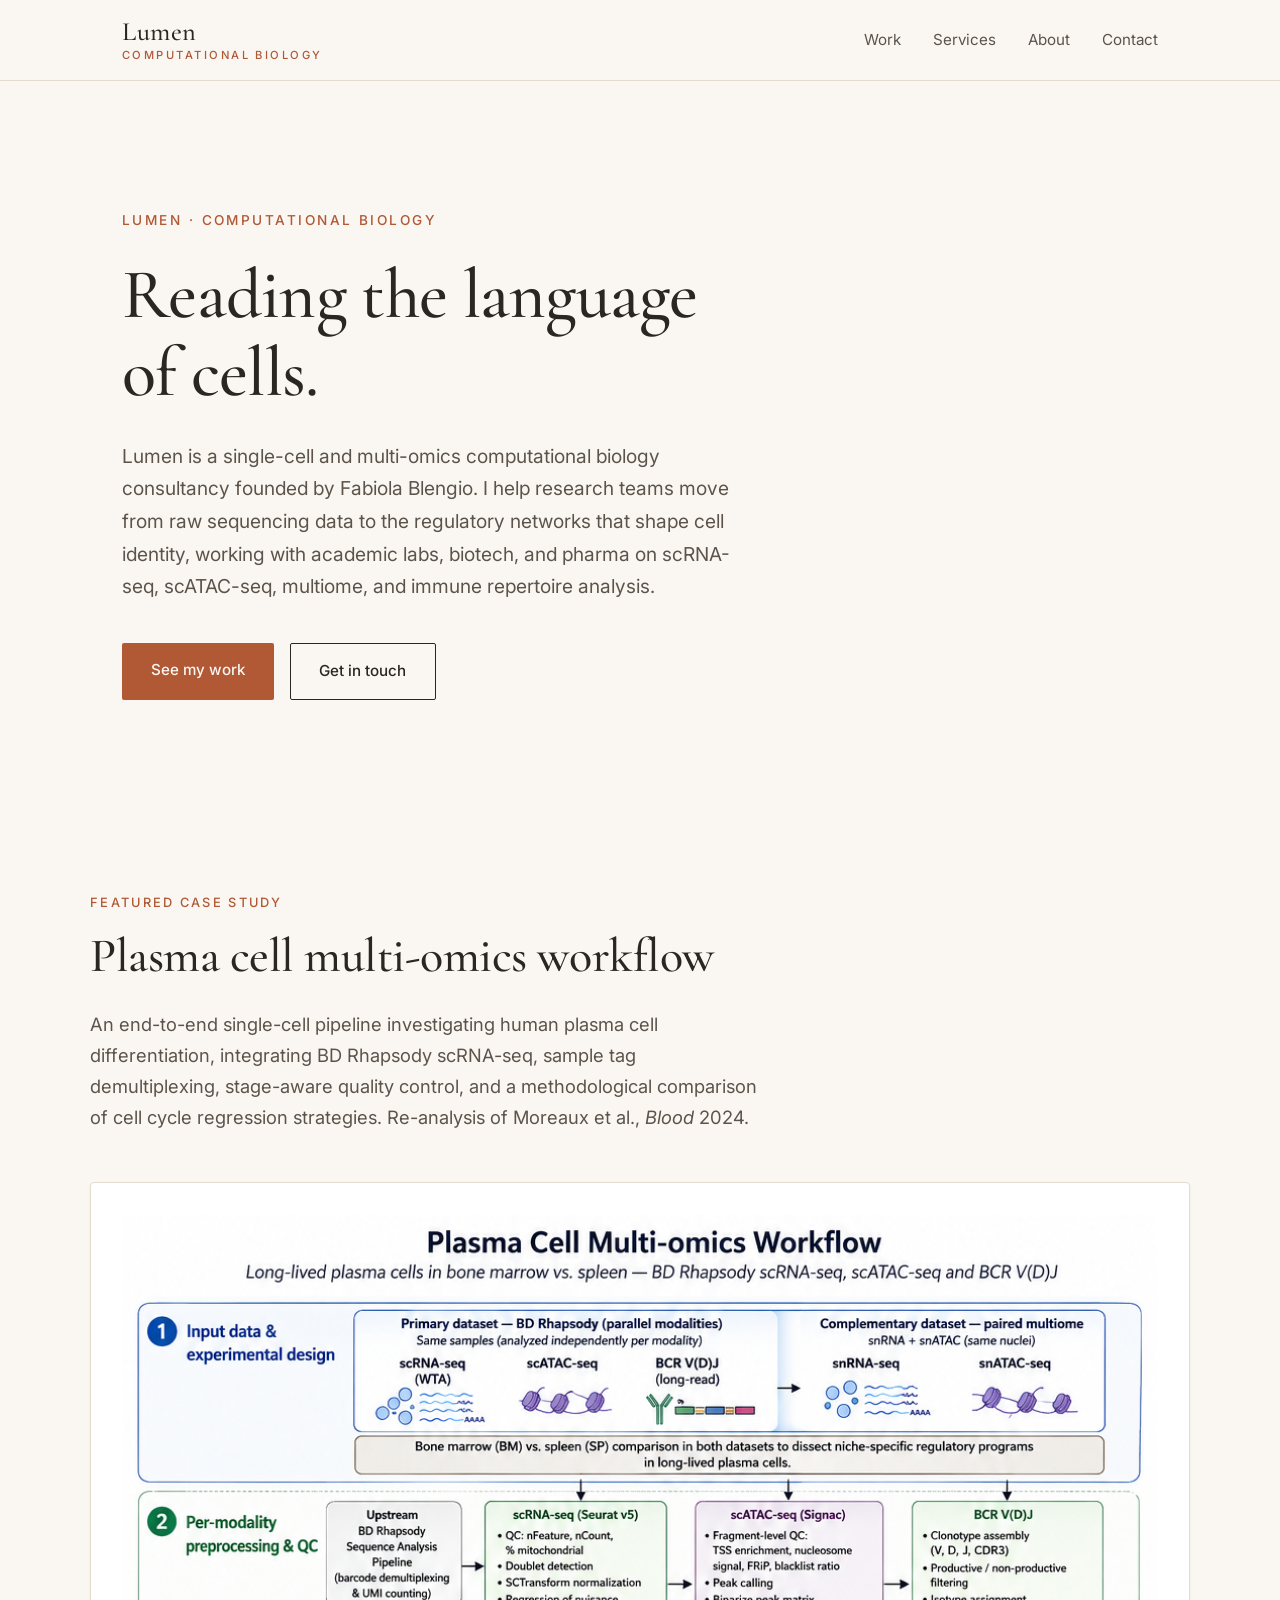
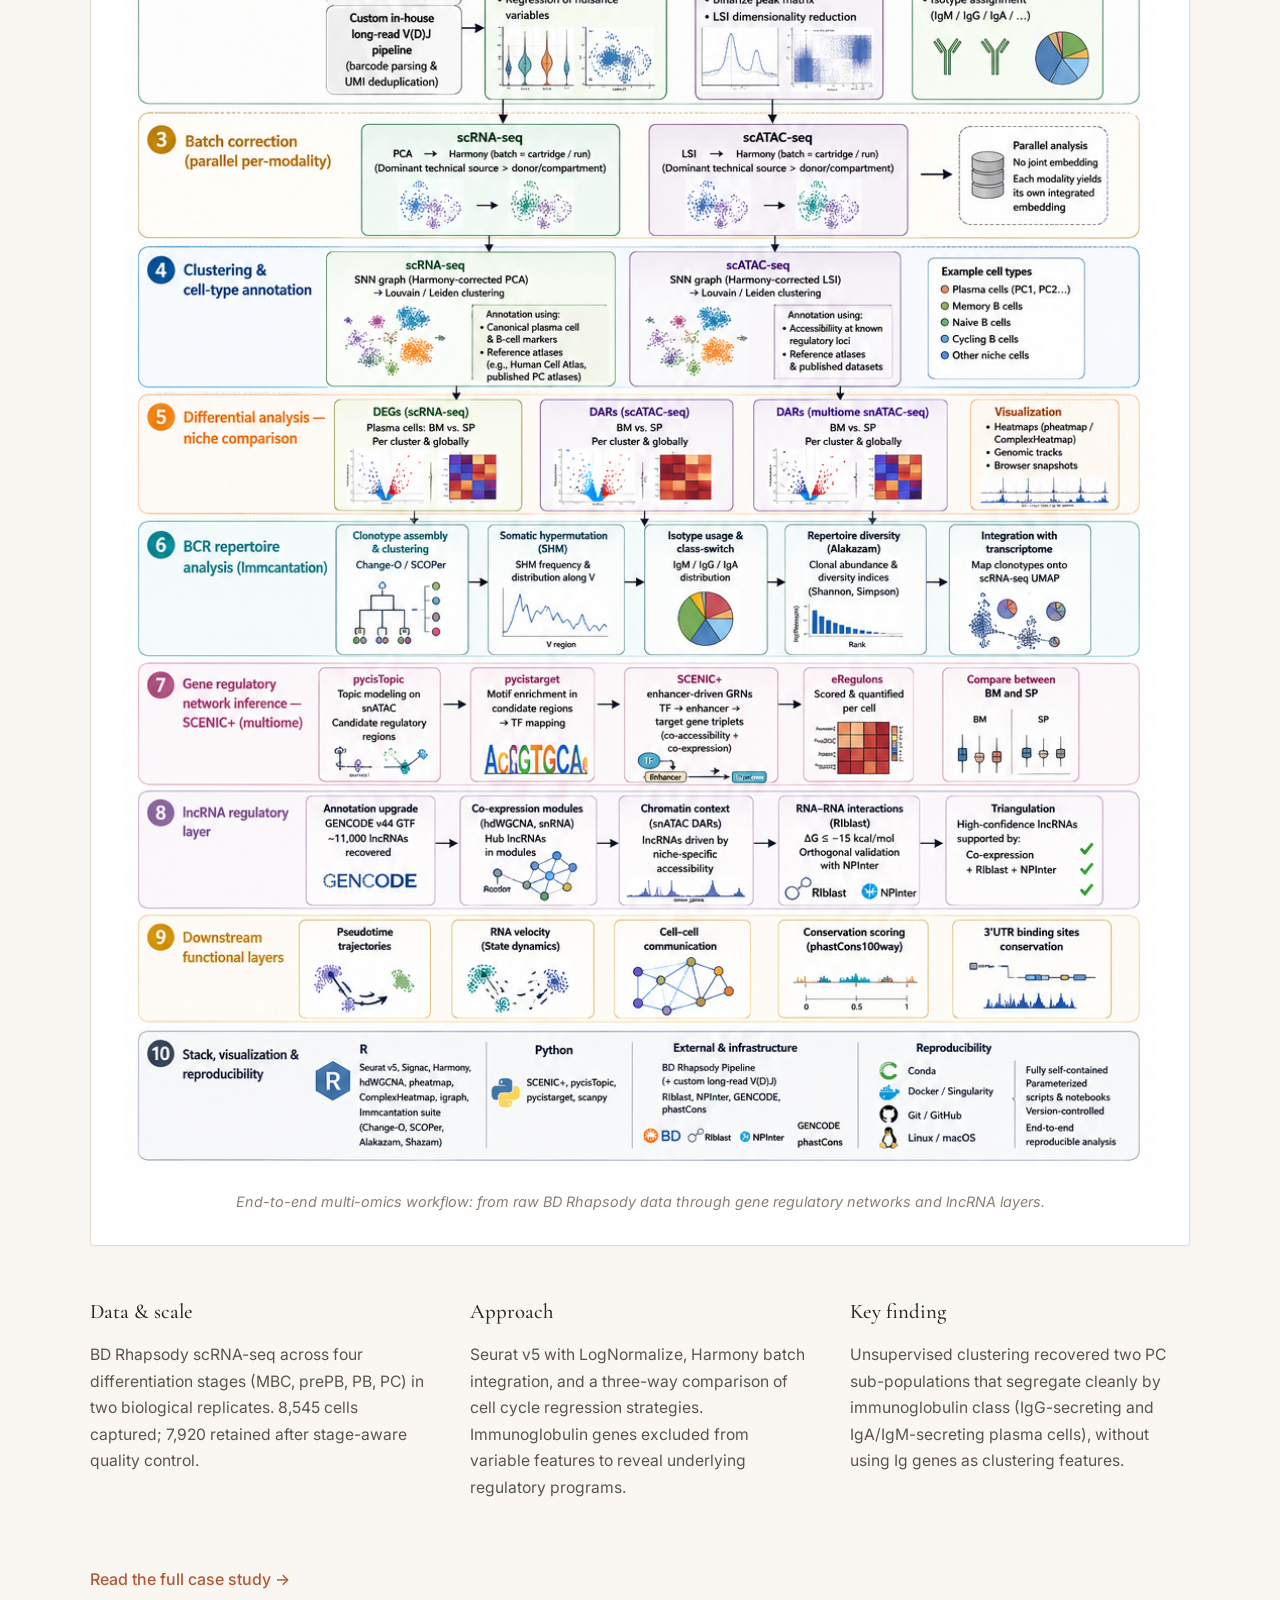
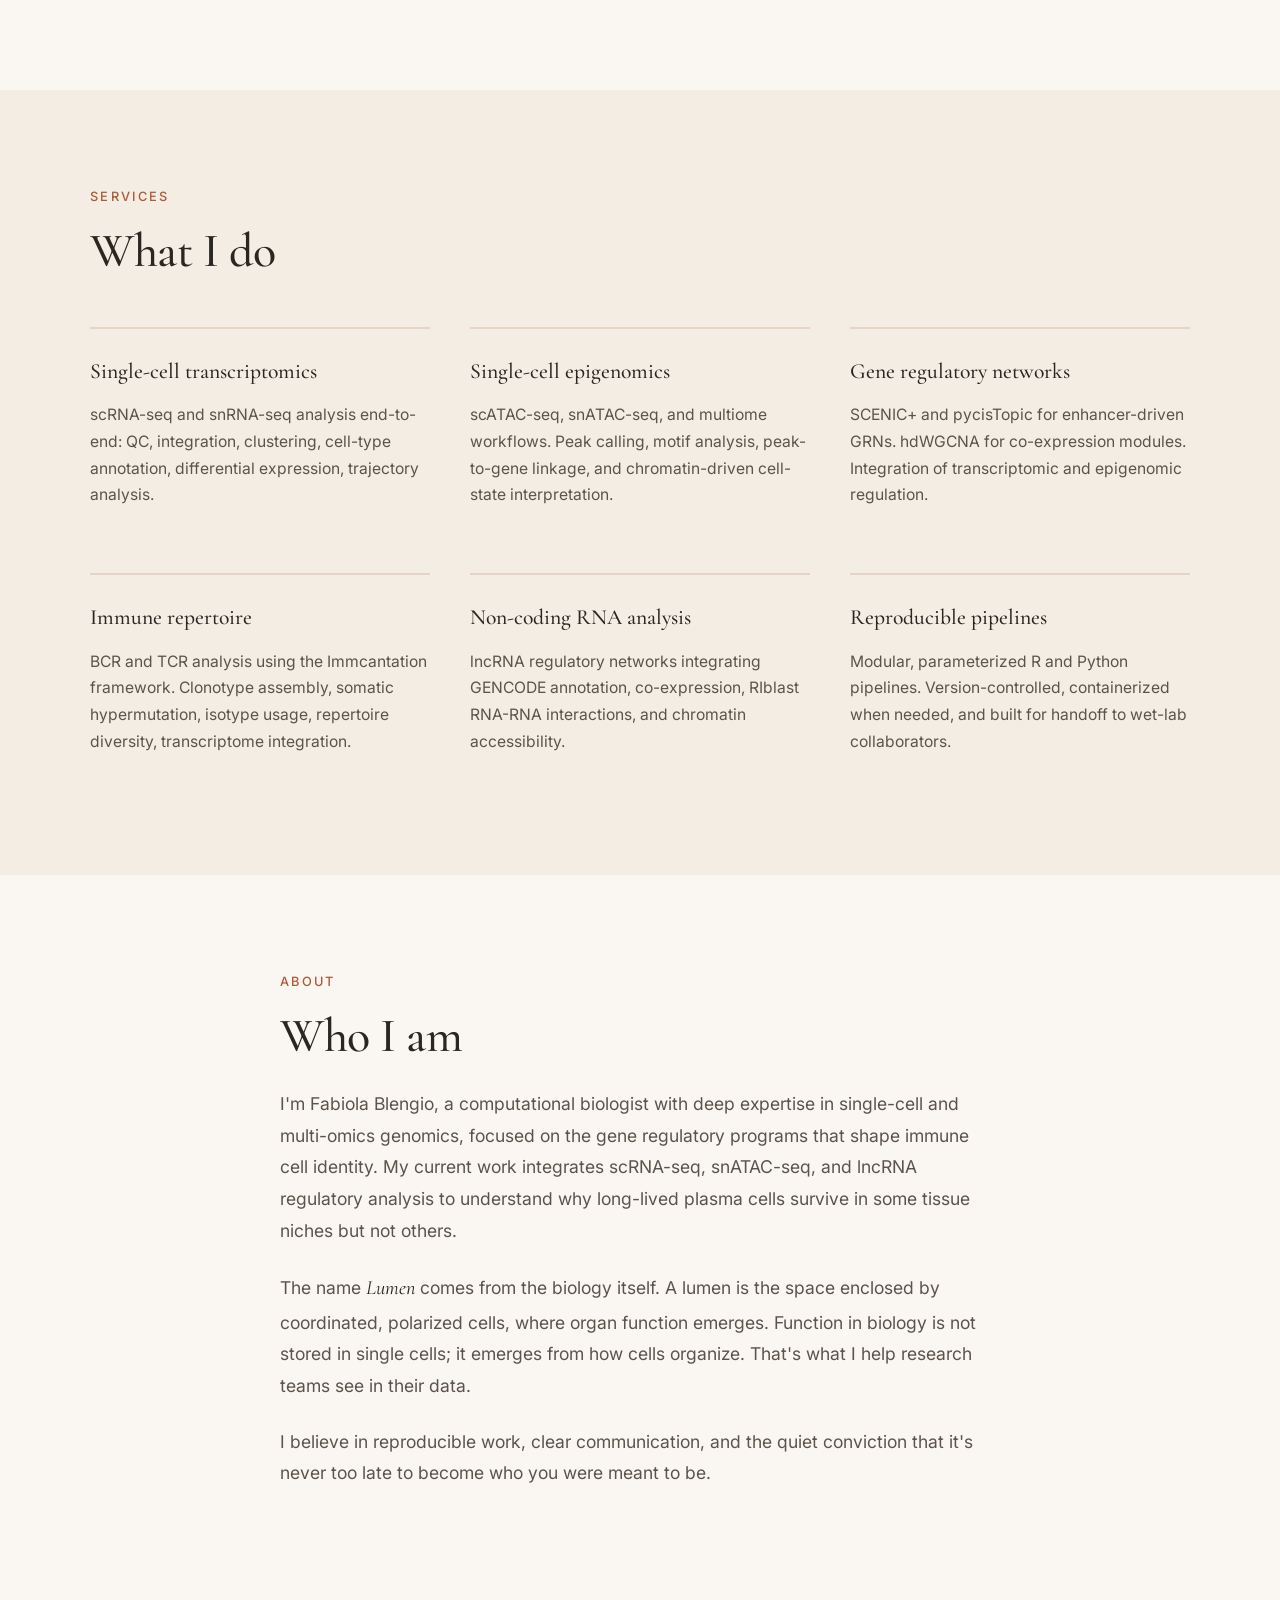
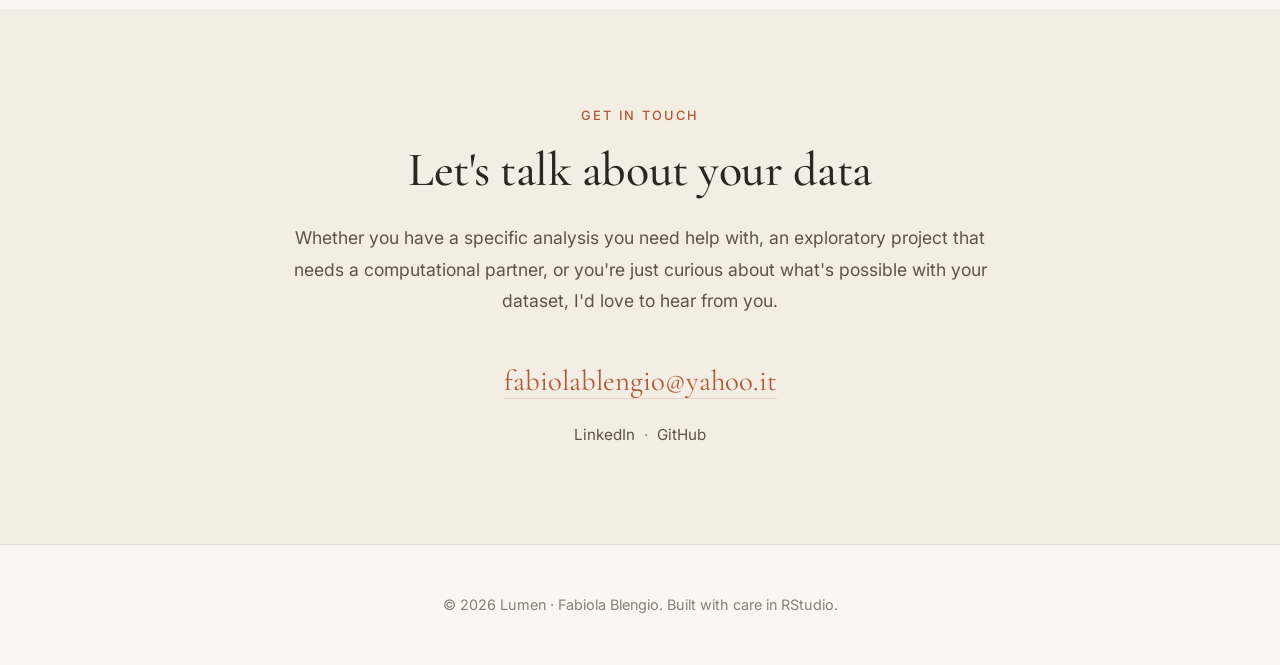
<file: index.html>
<!DOCTYPE html>
<html lang="en">
<head>
  <meta charset="UTF-8">
  <meta name="viewport" content="width=device-width, initial-scale=1.0">
  <title>Lumen · Computational Biology · Fabiola Blengio</title>
  <meta name="description" content="Lumen is a single-cell and multi-omics computational biology consultancy. Plasma cell biology, gene regulatory networks, and reproducible pipelines. Founded by Fabiola Blengio.">
  <link rel="stylesheet" href="css/style.css">
  <link rel="preconnect" href="https://fonts.googleapis.com">
  <link rel="preconnect" href="https://fonts.gstatic.com" crossorigin>
  <link href="https://fonts.googleapis.com/css2?family=Cormorant+Garamond:wght@400;500;600&family=Inter:wght@300;400;500;600&display=swap" rel="stylesheet">
  <style>
    .logo-stack {
      display: flex;
      flex-direction: column;
      line-height: 1;
      text-decoration: none;
    }
    .logo-stack .brand {
      font-family: var(--serif);
      font-size: 1.65rem;
      font-weight: 500;
      color: var(--ink);
      letter-spacing: 0.02em;
    }
    .logo-stack .brand-sub {
      font-size: 0.7rem;
      letter-spacing: 0.22em;
      text-transform: uppercase;
      color: var(--accent);
      margin-top: 0.25rem;
      font-weight: 500;
    }
  </style>
</head>
<body>

  <nav>
    <div class="nav-inner">
      <a href="index.html" class="logo-stack">
        <span class="brand">Lumen</span>
        <span class="brand-sub">Computational Biology</span>
      </a>
      <div class="nav-links">
        <a href="#work">Work</a>
        <a href="#services">Services</a>
        <a href="#about">About</a>
        <a href="#contact">Contact</a>
      </div>
    </div>
  </nav>

  <header class="hero">
    <div class="hero-inner">
      <p class="eyebrow">Lumen · Computational Biology</p>
      <h1>Reading the language<br>of cells.</h1>
      <p class="lede">
        Lumen is a single-cell and multi-omics computational biology consultancy
        founded by Fabiola Blengio. I help research teams move from raw sequencing
        data to the regulatory networks that shape cell identity, working with
        academic labs, biotech, and pharma on scRNA-seq, scATAC-seq, multiome,
        and immune repertoire analysis.
      </p>
      <div class="cta-row">
        <a href="#work" class="btn-primary">See my work</a>
        <a href="#contact" class="btn-secondary">Get in touch</a>
      </div>
    </div>
  </header>

  <section id="work" class="section">
    <div class="container">
      <p class="section-label">Featured case study</p>
      <h2>Plasma cell multi-omics workflow</h2>
      <p class="section-lede">
        An end-to-end single-cell pipeline investigating human plasma cell
        differentiation, integrating BD Rhapsody scRNA-seq, sample tag
        demultiplexing, stage-aware quality control, and a methodological
        comparison of cell cycle regression strategies. Re-analysis of
        Moreaux et al., <em>Blood</em> 2024.
      </p>

      <figure class="figure-feature">
        <img src="images/workflow.png" alt="Plasma cell multi-omics workflow diagram">
        <figcaption>End-to-end multi-omics workflow: from raw BD Rhapsody data through gene regulatory networks and lncRNA layers.</figcaption>
      </figure>

      <div class="case-highlights">
        <div class="highlight">
          <h3>Data &amp; scale</h3>
          <p>BD Rhapsody scRNA-seq across four differentiation stages (MBC, prePB, PB, PC) in two biological replicates. 8,545 cells captured; 7,920 retained after stage-aware quality control.</p>
        </div>
        <div class="highlight">
          <h3>Approach</h3>
          <p>Seurat v5 with LogNormalize, Harmony batch integration, and a three-way comparison of cell cycle regression strategies. Immunoglobulin genes excluded from variable features to reveal underlying regulatory programs.</p>
        </div>
        <div class="highlight">
          <h3>Key finding</h3>
          <p>Unsupervised clustering recovered two PC sub-populations that segregate cleanly by immunoglobulin class (IgG-secreting and IgA/IgM-secreting plasma cells), without using Ig genes as clustering features.</p>
        </div>
      </div>

      <a href="case-studies/plasma-cell-multiomics.html" class="link-arrow">Read the full case study →</a>
    </div>
  </section>

  <section id="services" class="section section-alt">
    <div class="container">
      <p class="section-label">Services</p>
      <h2>What I do</h2>
      <div class="services-grid">
        <div class="service">
          <h3>Single-cell transcriptomics</h3>
          <p>scRNA-seq and snRNA-seq analysis end-to-end: QC, integration, clustering, cell-type annotation, differential expression, trajectory analysis.</p>
        </div>
        <div class="service">
          <h3>Single-cell epigenomics</h3>
          <p>scATAC-seq, snATAC-seq, and multiome workflows. Peak calling, motif analysis, peak-to-gene linkage, and chromatin-driven cell-state interpretation.</p>
        </div>
        <div class="service">
          <h3>Gene regulatory networks</h3>
          <p>SCENIC+ and pycisTopic for enhancer-driven GRNs. hdWGCNA for co-expression modules. Integration of transcriptomic and epigenomic regulation.</p>
        </div>
        <div class="service">
          <h3>Immune repertoire</h3>
          <p>BCR and TCR analysis using the Immcantation framework. Clonotype assembly, somatic hypermutation, isotype usage, repertoire diversity, transcriptome integration.</p>
        </div>
        <div class="service">
          <h3>Non-coding RNA analysis</h3>
          <p>lncRNA regulatory networks integrating GENCODE annotation, co-expression, RIblast RNA-RNA interactions, and chromatin accessibility.</p>
        </div>
        <div class="service">
          <h3>Reproducible pipelines</h3>
          <p>Modular, parameterized R and Python pipelines. Version-controlled, containerized when needed, and built for handoff to wet-lab collaborators.</p>
        </div>
      </div>
    </div>
  </section>

  <section id="about" class="section">
    <div class="container narrow">
      <p class="section-label">About</p>
      <h2>Who I am</h2>
      <p class="prose">
        I'm Fabiola Blengio, a computational biologist with deep expertise in
        single-cell and multi-omics genomics, focused on the gene regulatory
        programs that shape immune cell identity. My current work integrates
        scRNA-seq, snATAC-seq, and lncRNA regulatory analysis to understand why
        long-lived plasma cells survive in some tissue niches but not others.
      </p>
      <p class="prose">
        The name <em>Lumen</em> comes from the biology itself. A lumen is the
        space enclosed by coordinated, polarized cells, where organ function
        emerges. Function in biology is not stored in single cells; it emerges
        from how cells organize. That's what I help research teams see in their
        data.
      </p>
      <p class="prose">
        I believe in reproducible work, clear communication, and the quiet
        conviction that it's never too late to become who you were meant to be.
      </p>
    </div>
  </section>

  <section id="contact" class="section section-alt">
    <div class="container narrow center">
      <p class="section-label">Get in touch</p>
      <h2>Let's talk about your data</h2>
      <p class="prose">
        Whether you have a specific analysis you need help with, an exploratory
        project that needs a computational partner, or you're just curious
        about what's possible with your dataset, I'd love to hear from you.
      </p>
      <p class="contact-line">
         <a href="mailto:fabiolablengio@yahoo.it">fabiolablengio@yahoo.it</a>
      </p>
      <p class="contact-secondary">
        <a href="https://www.linkedin.com/in/fabiola-undefined-044a91369/">LinkedIn</a> ·
        <a href="https://github.com/fblbleng">GitHub</a>
      </p>
    </div>
  </section>

  <footer>
    <div class="container">
      <p>© 2026 Lumen · Fabiola Blengio. Built with care in RStudio.</p>
    </div>
  </footer>

</body>
</html>
</file>
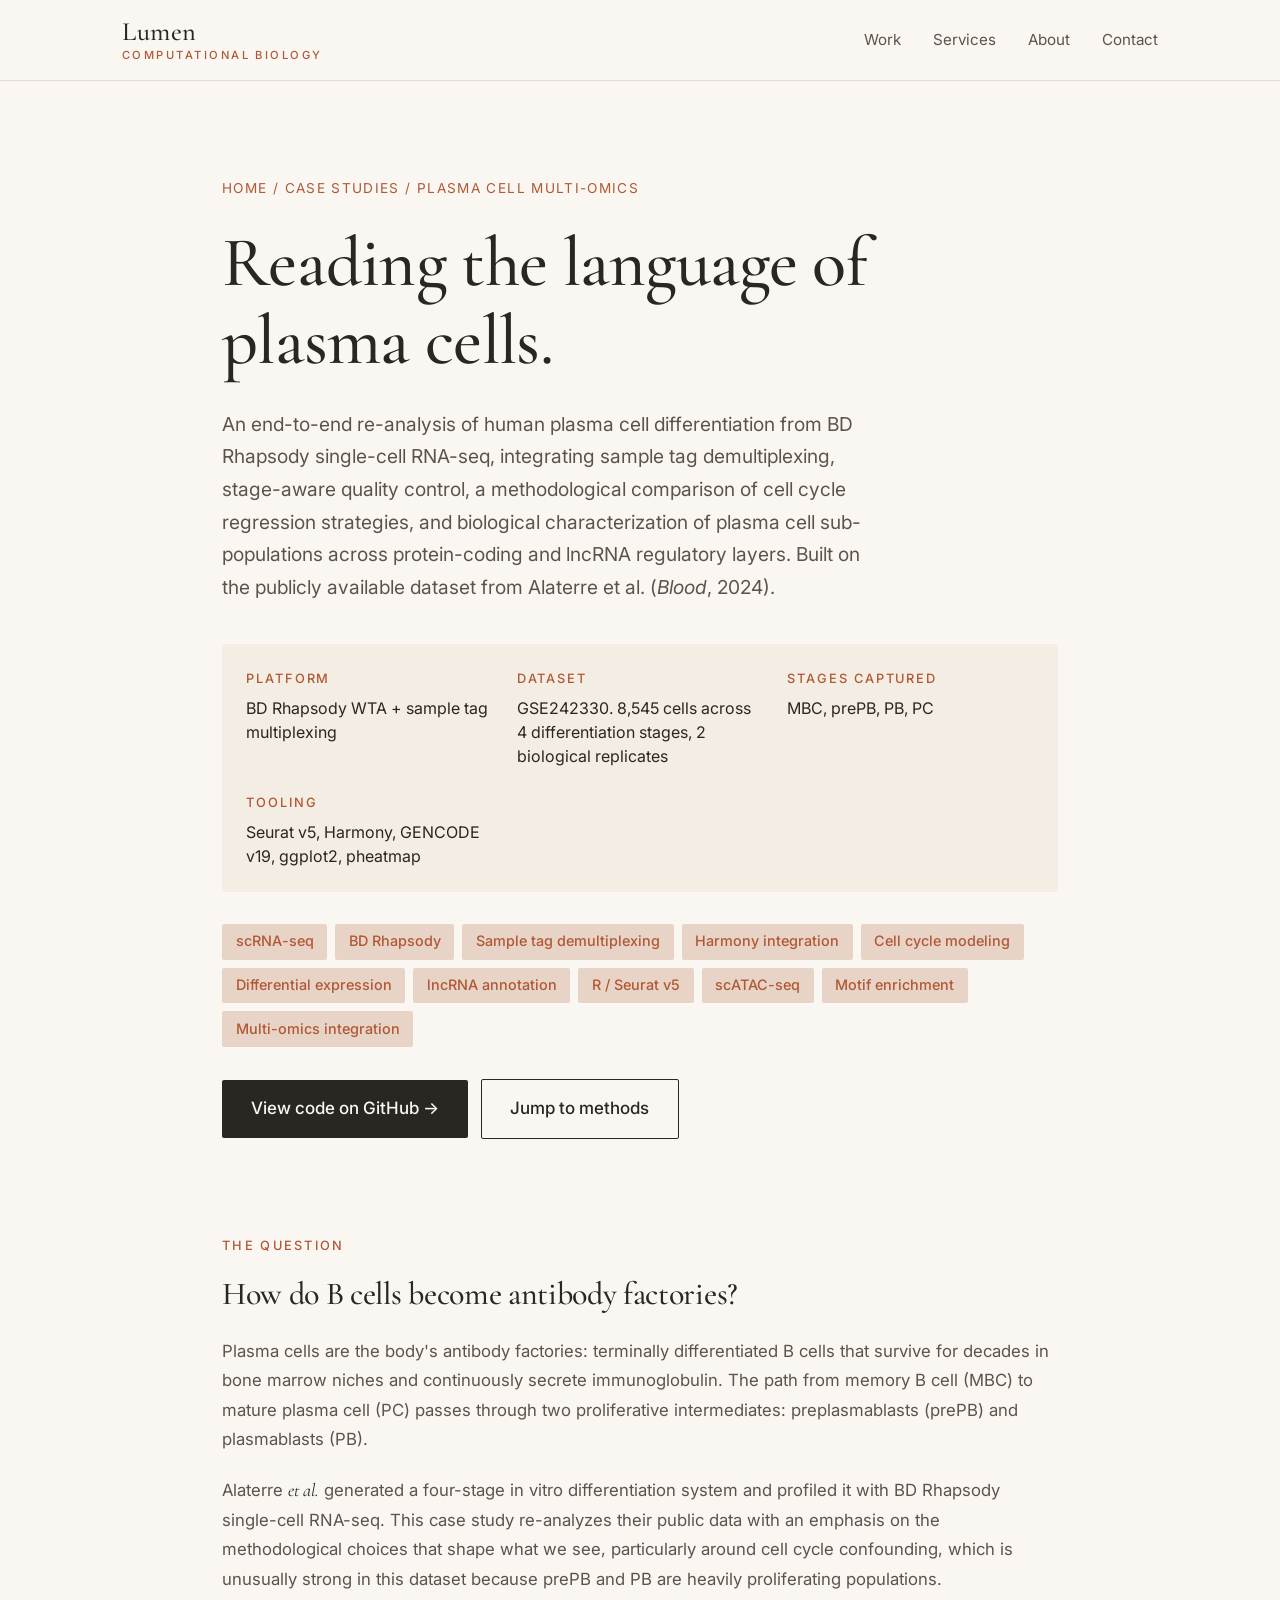
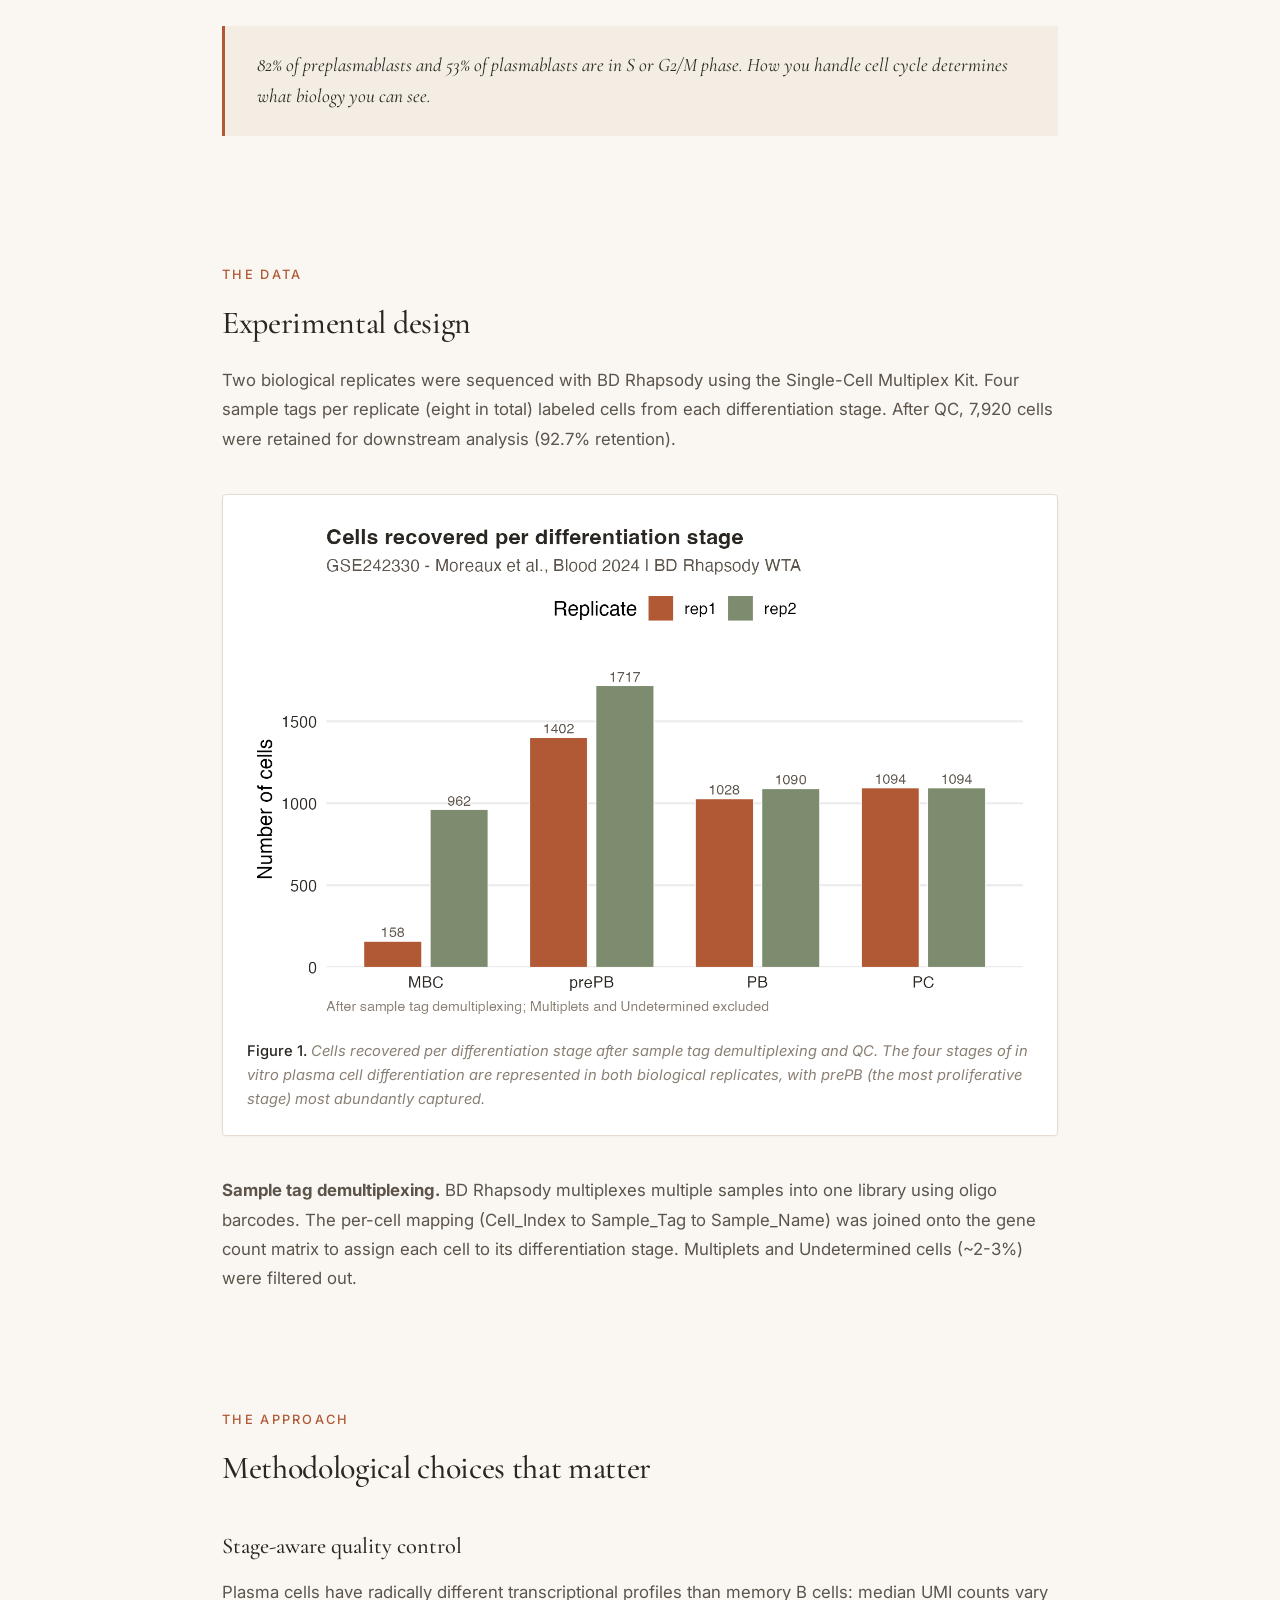
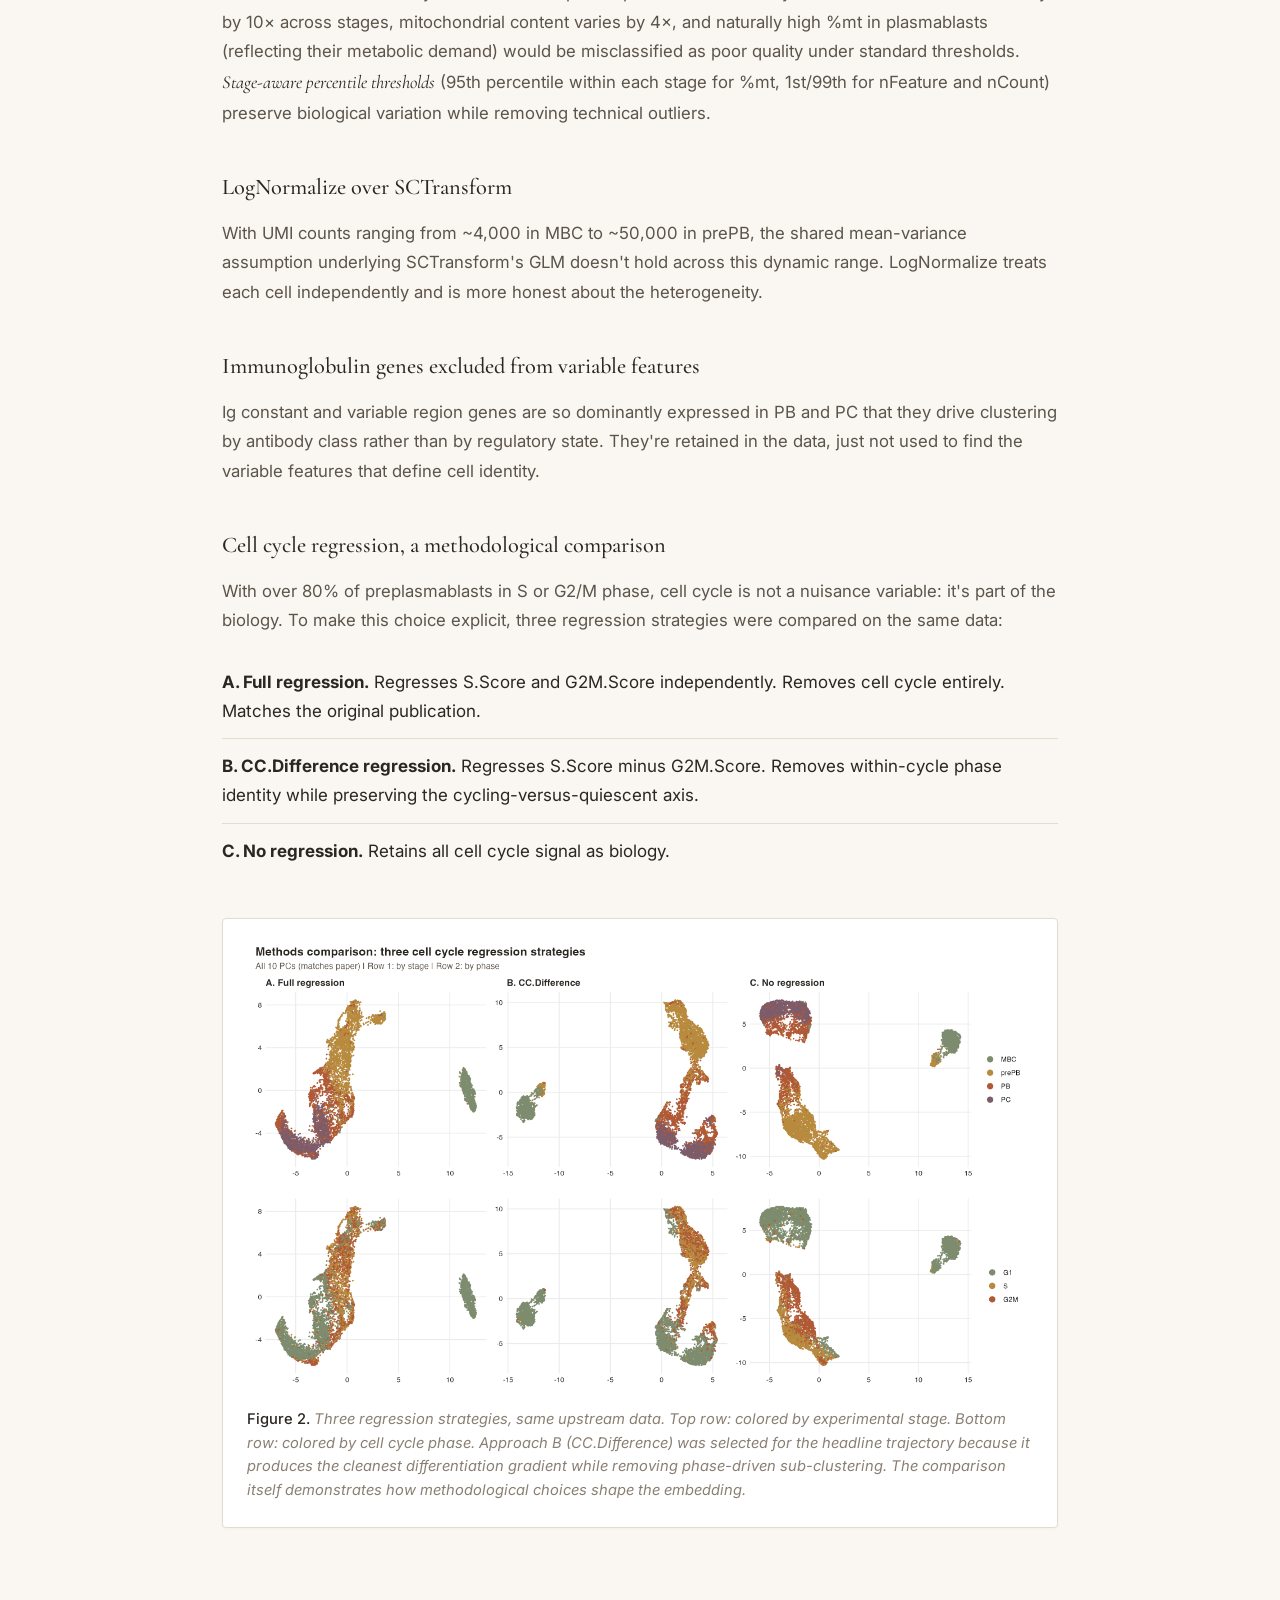
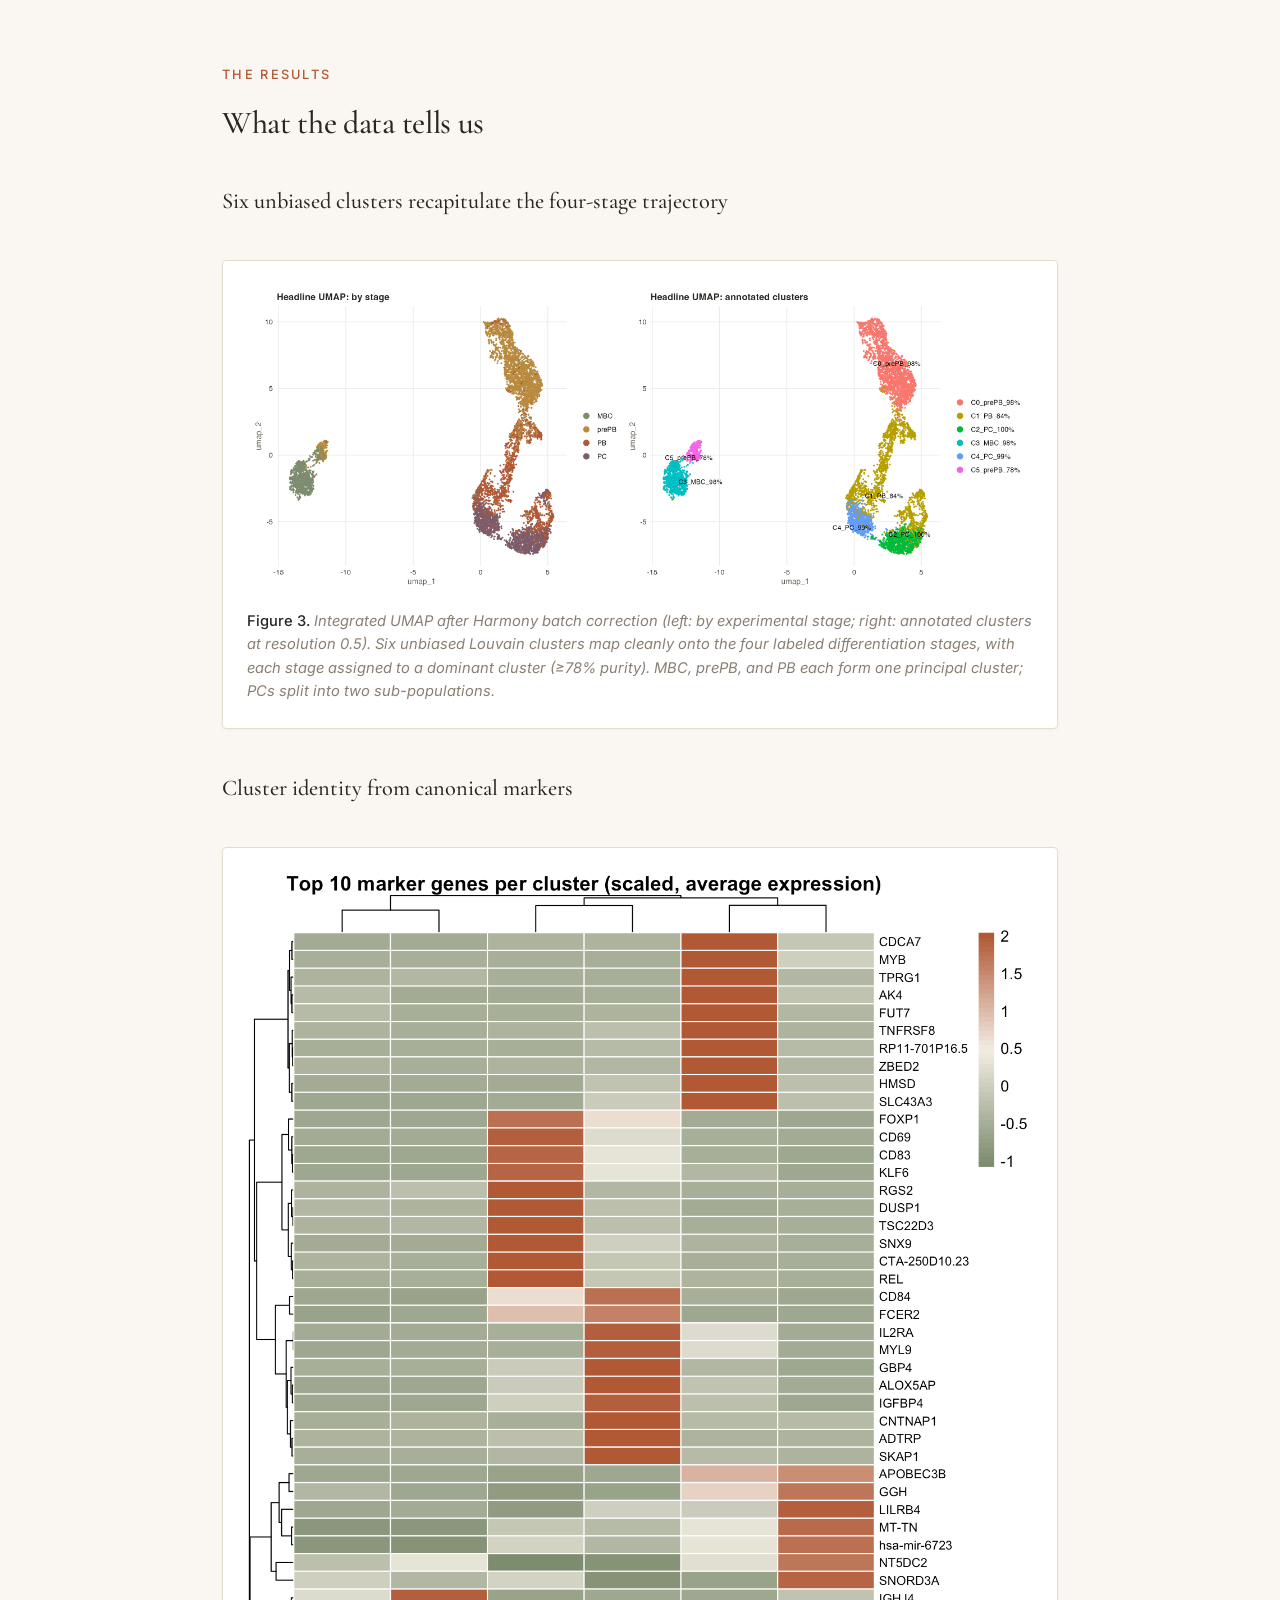
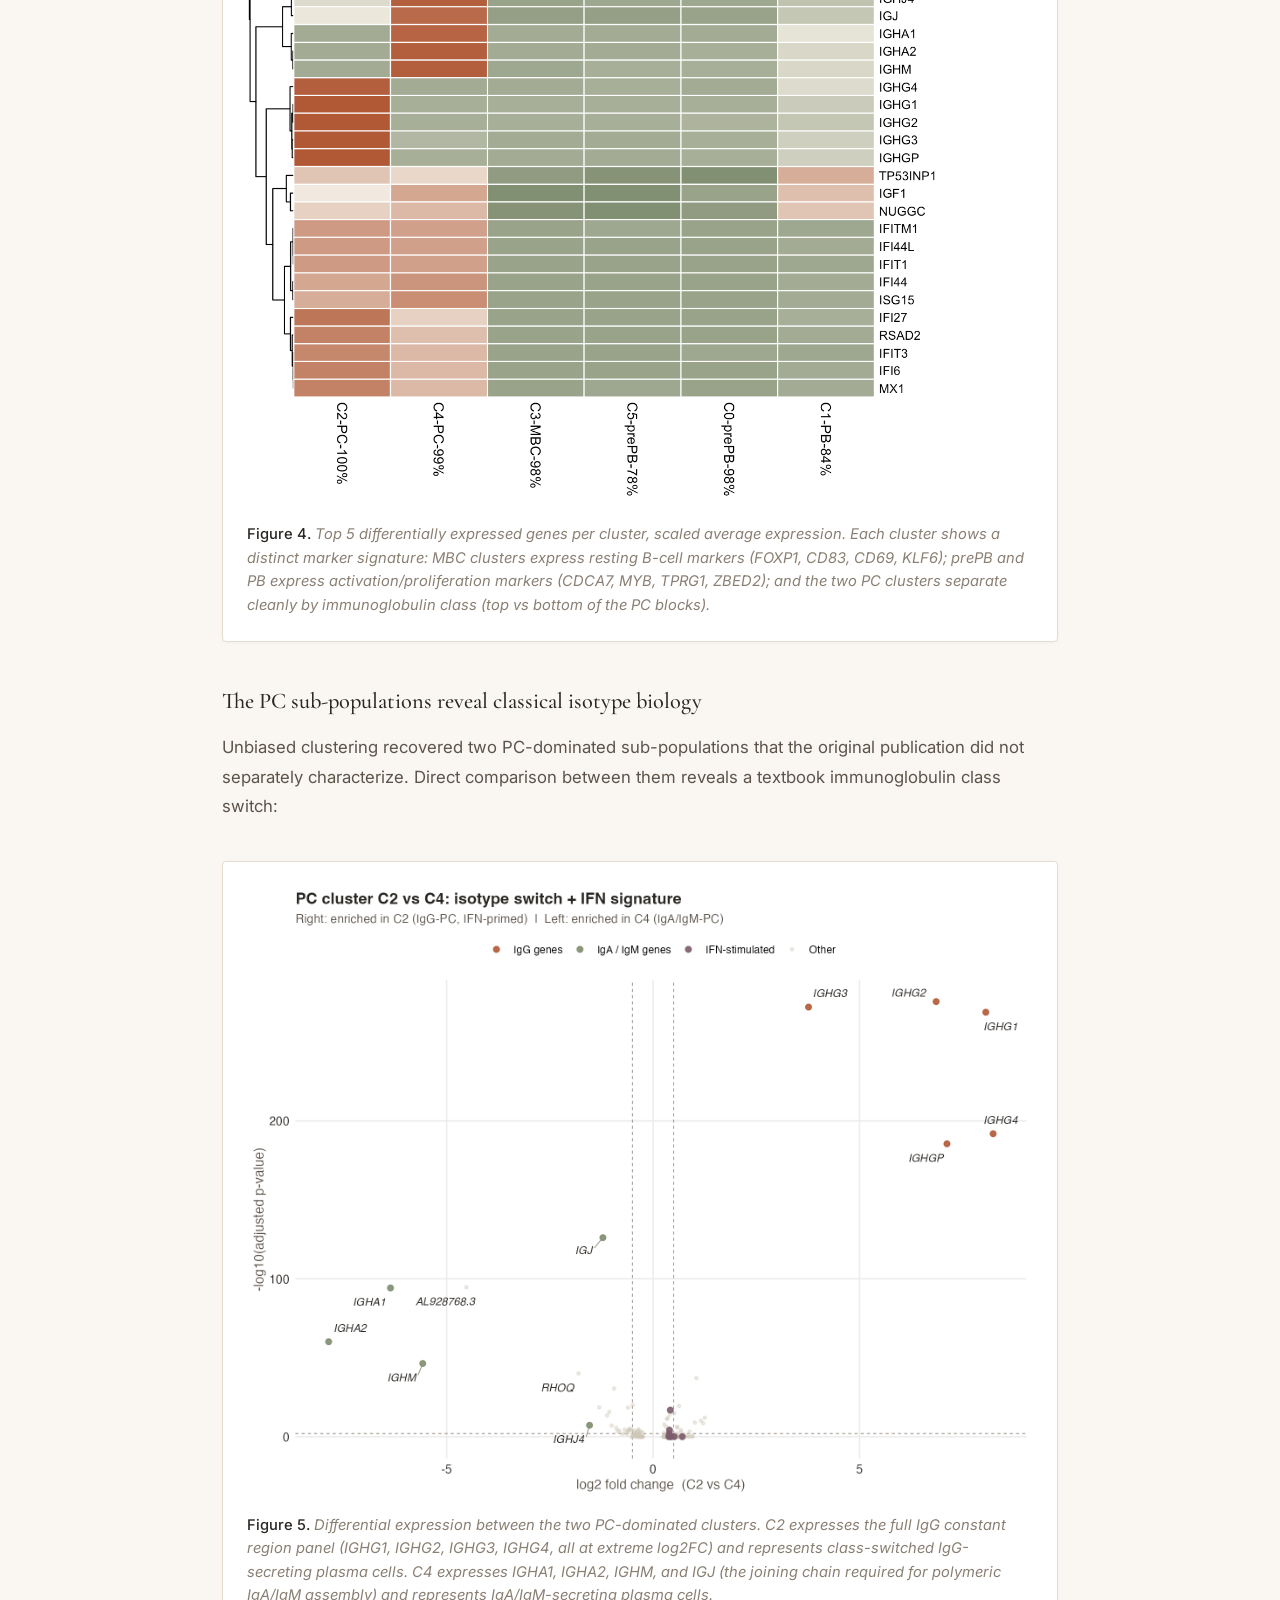
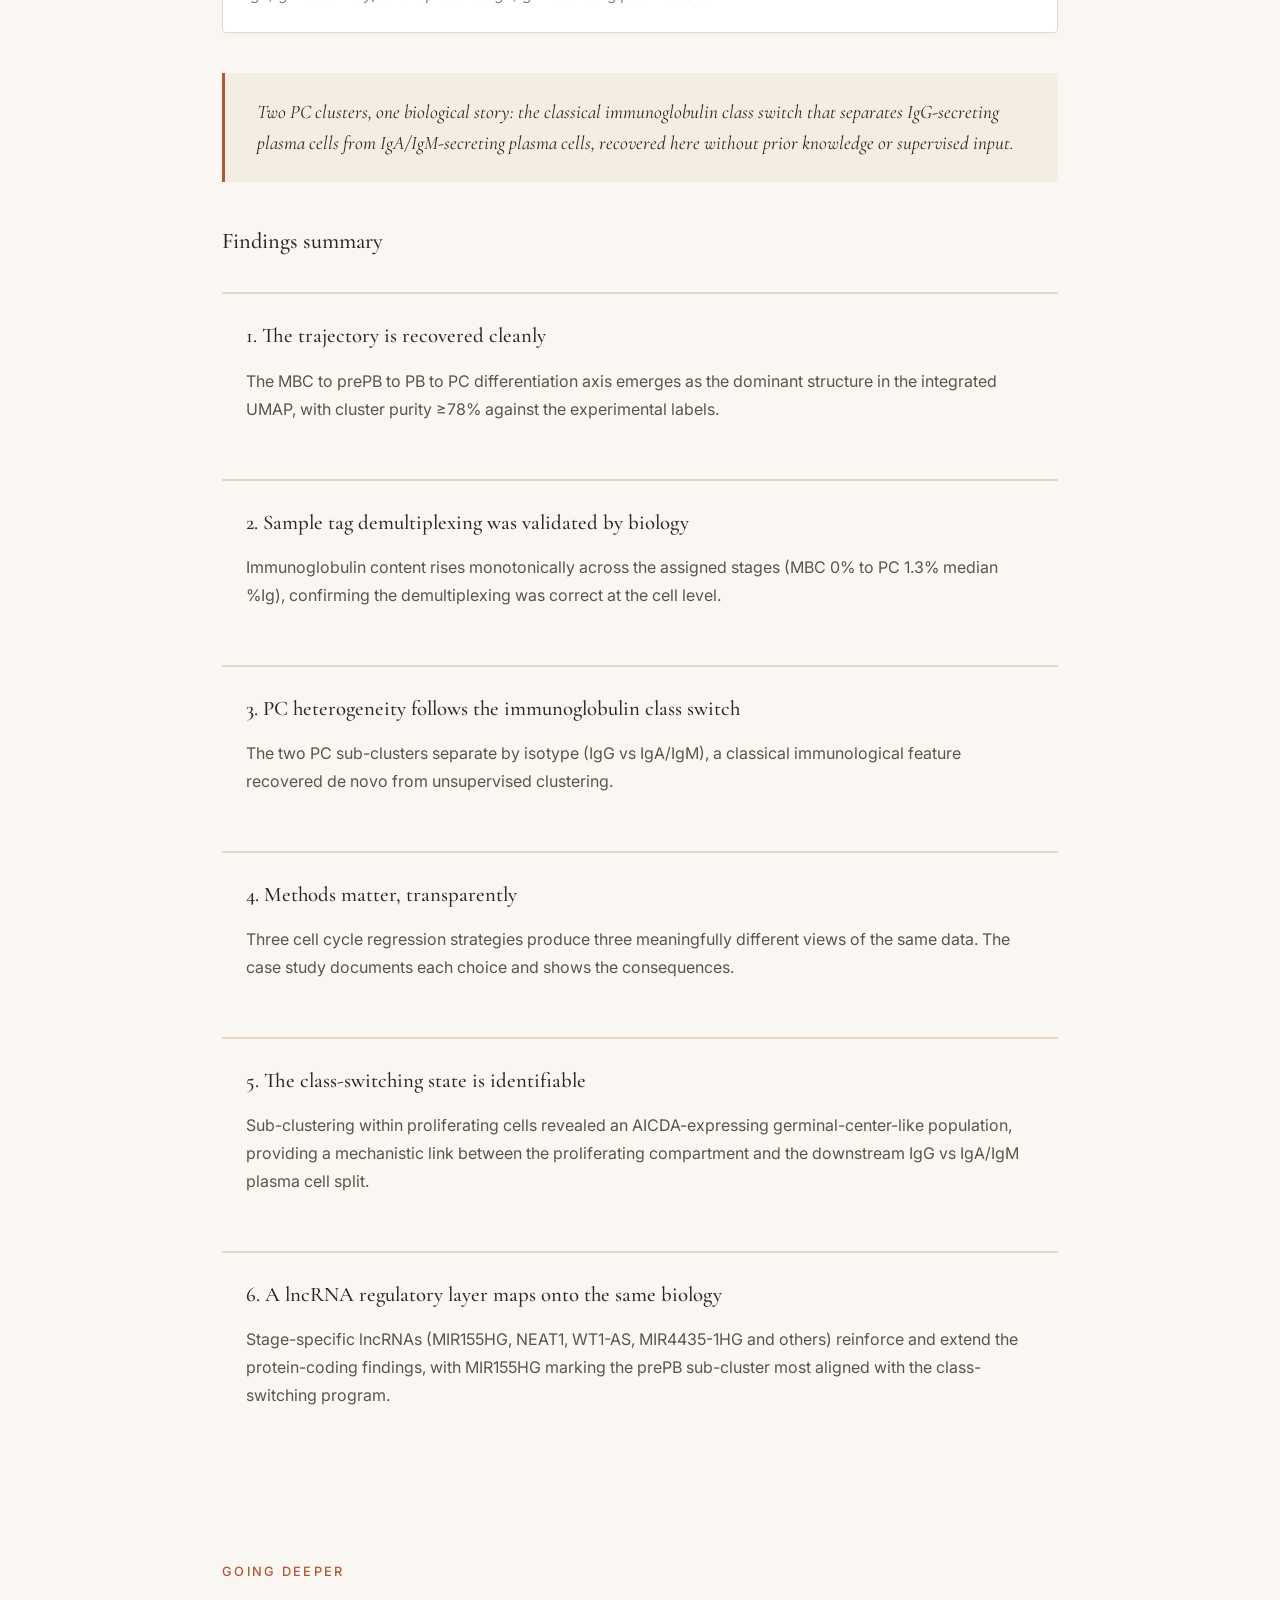
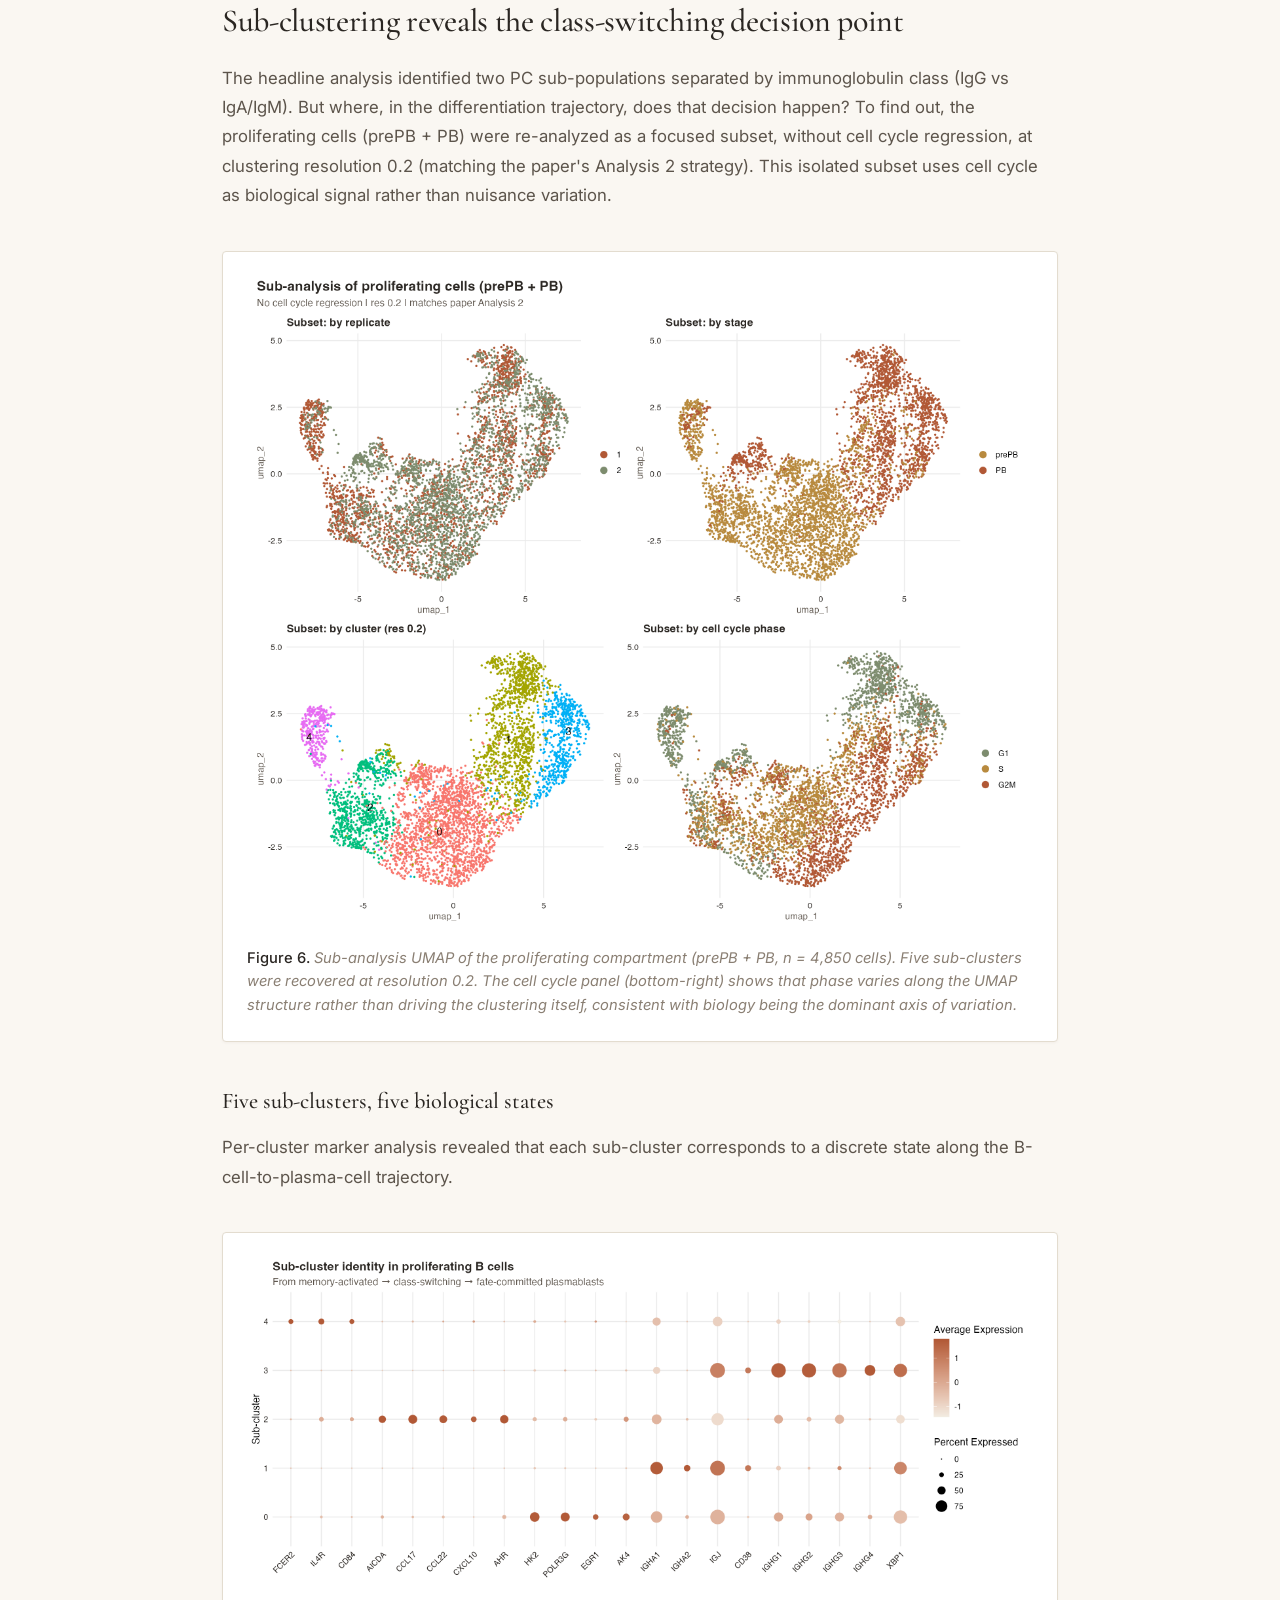
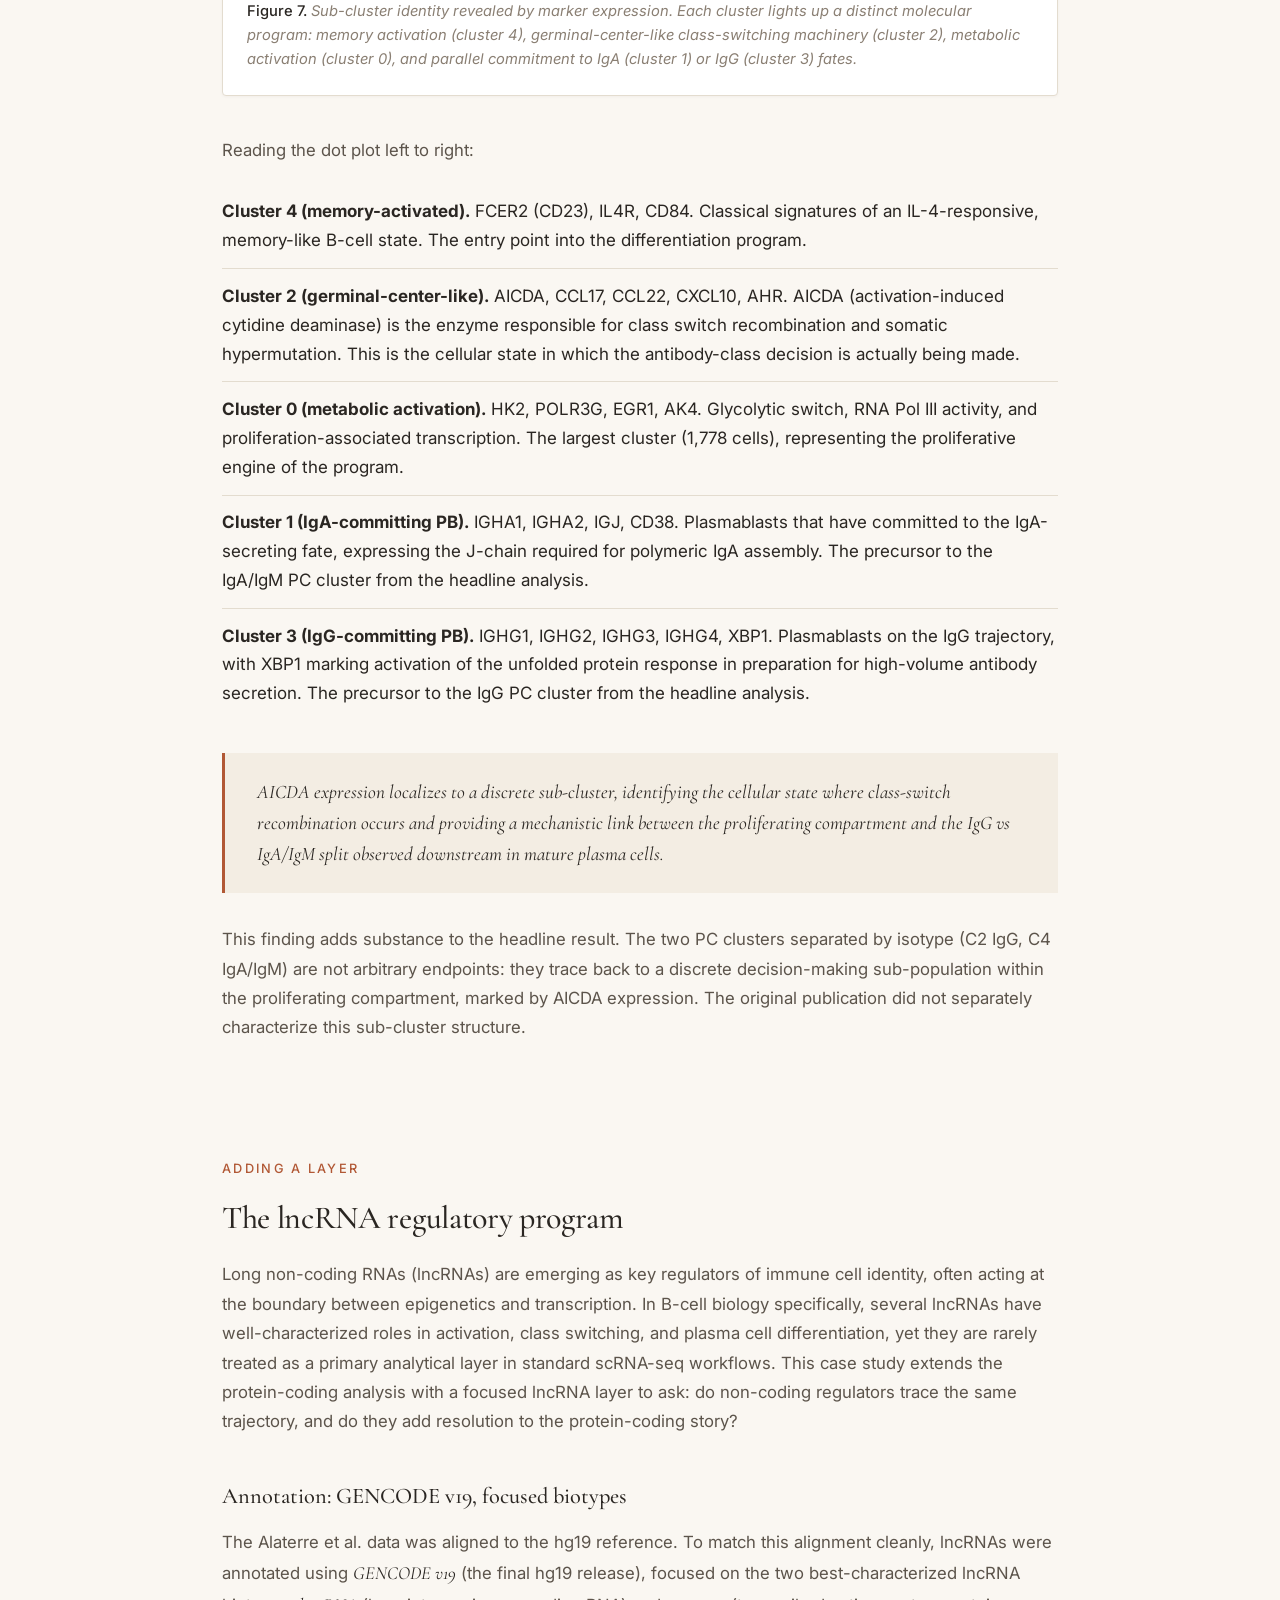
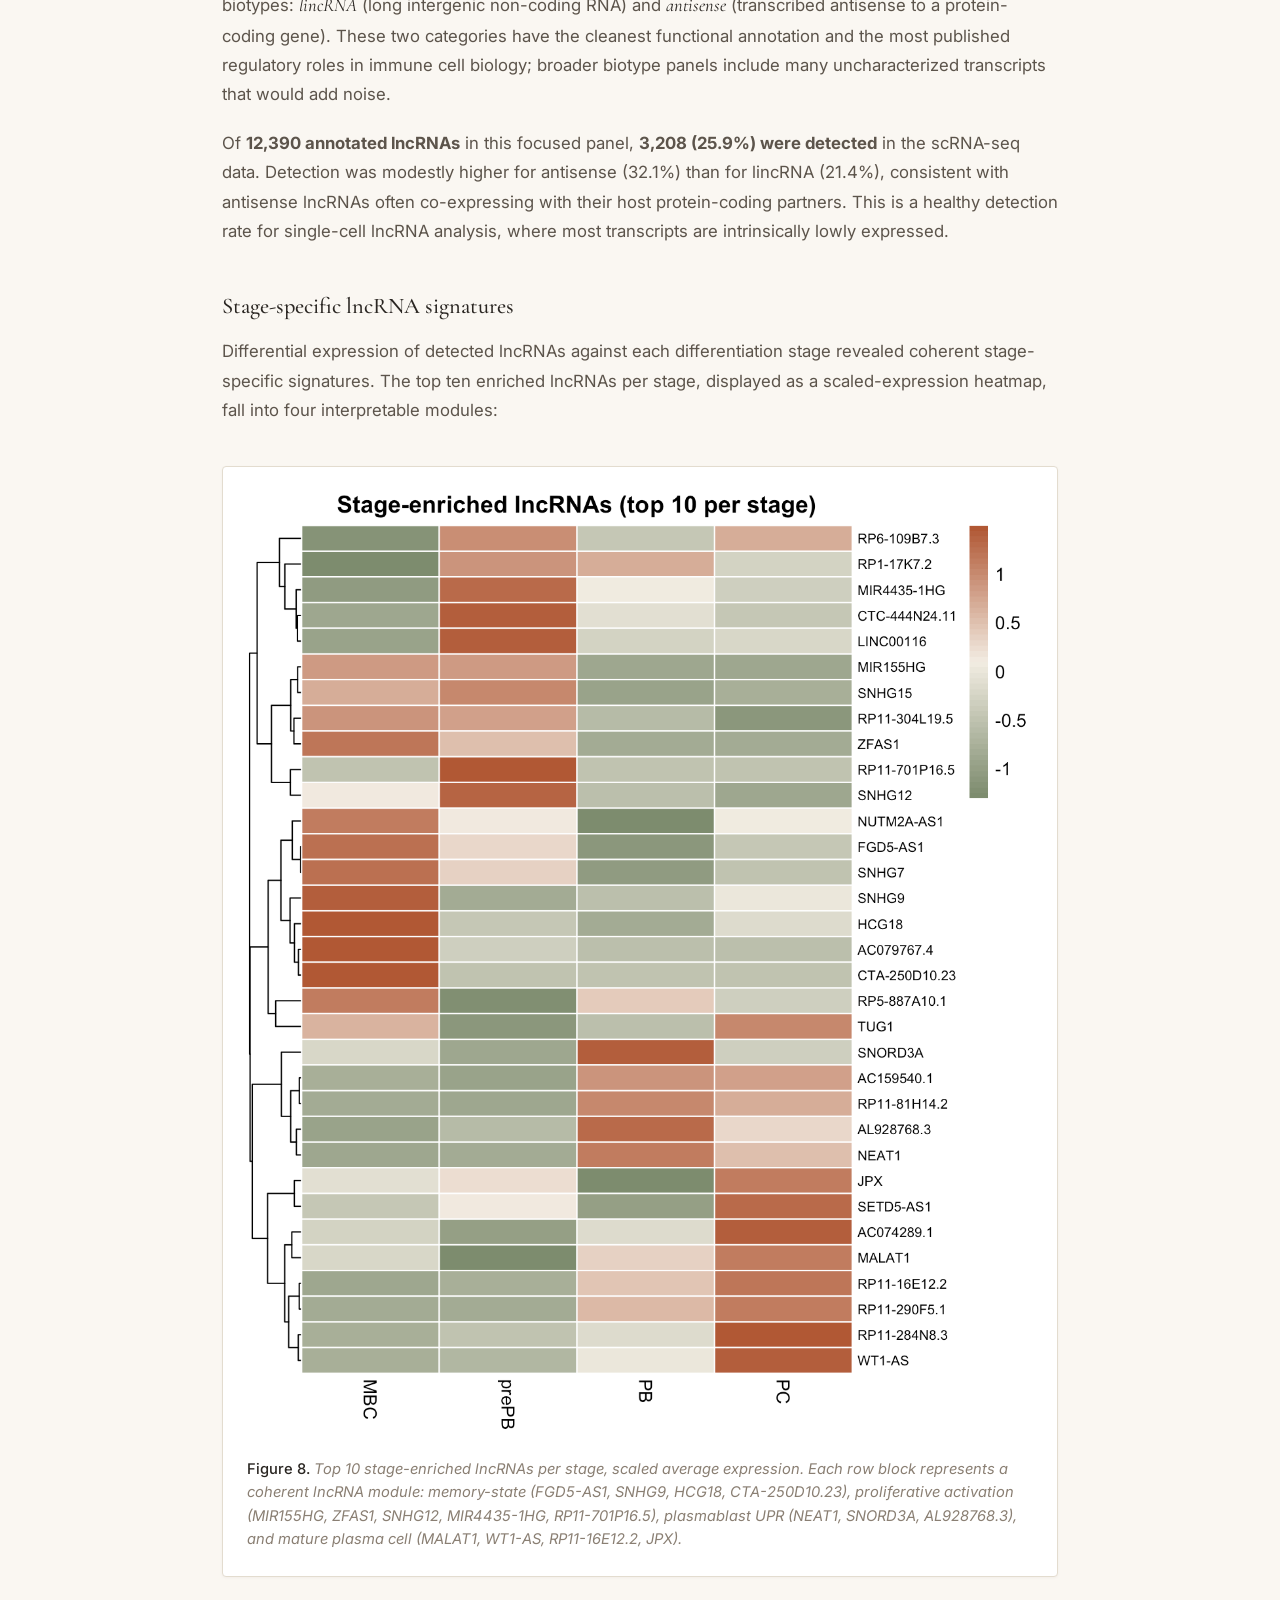
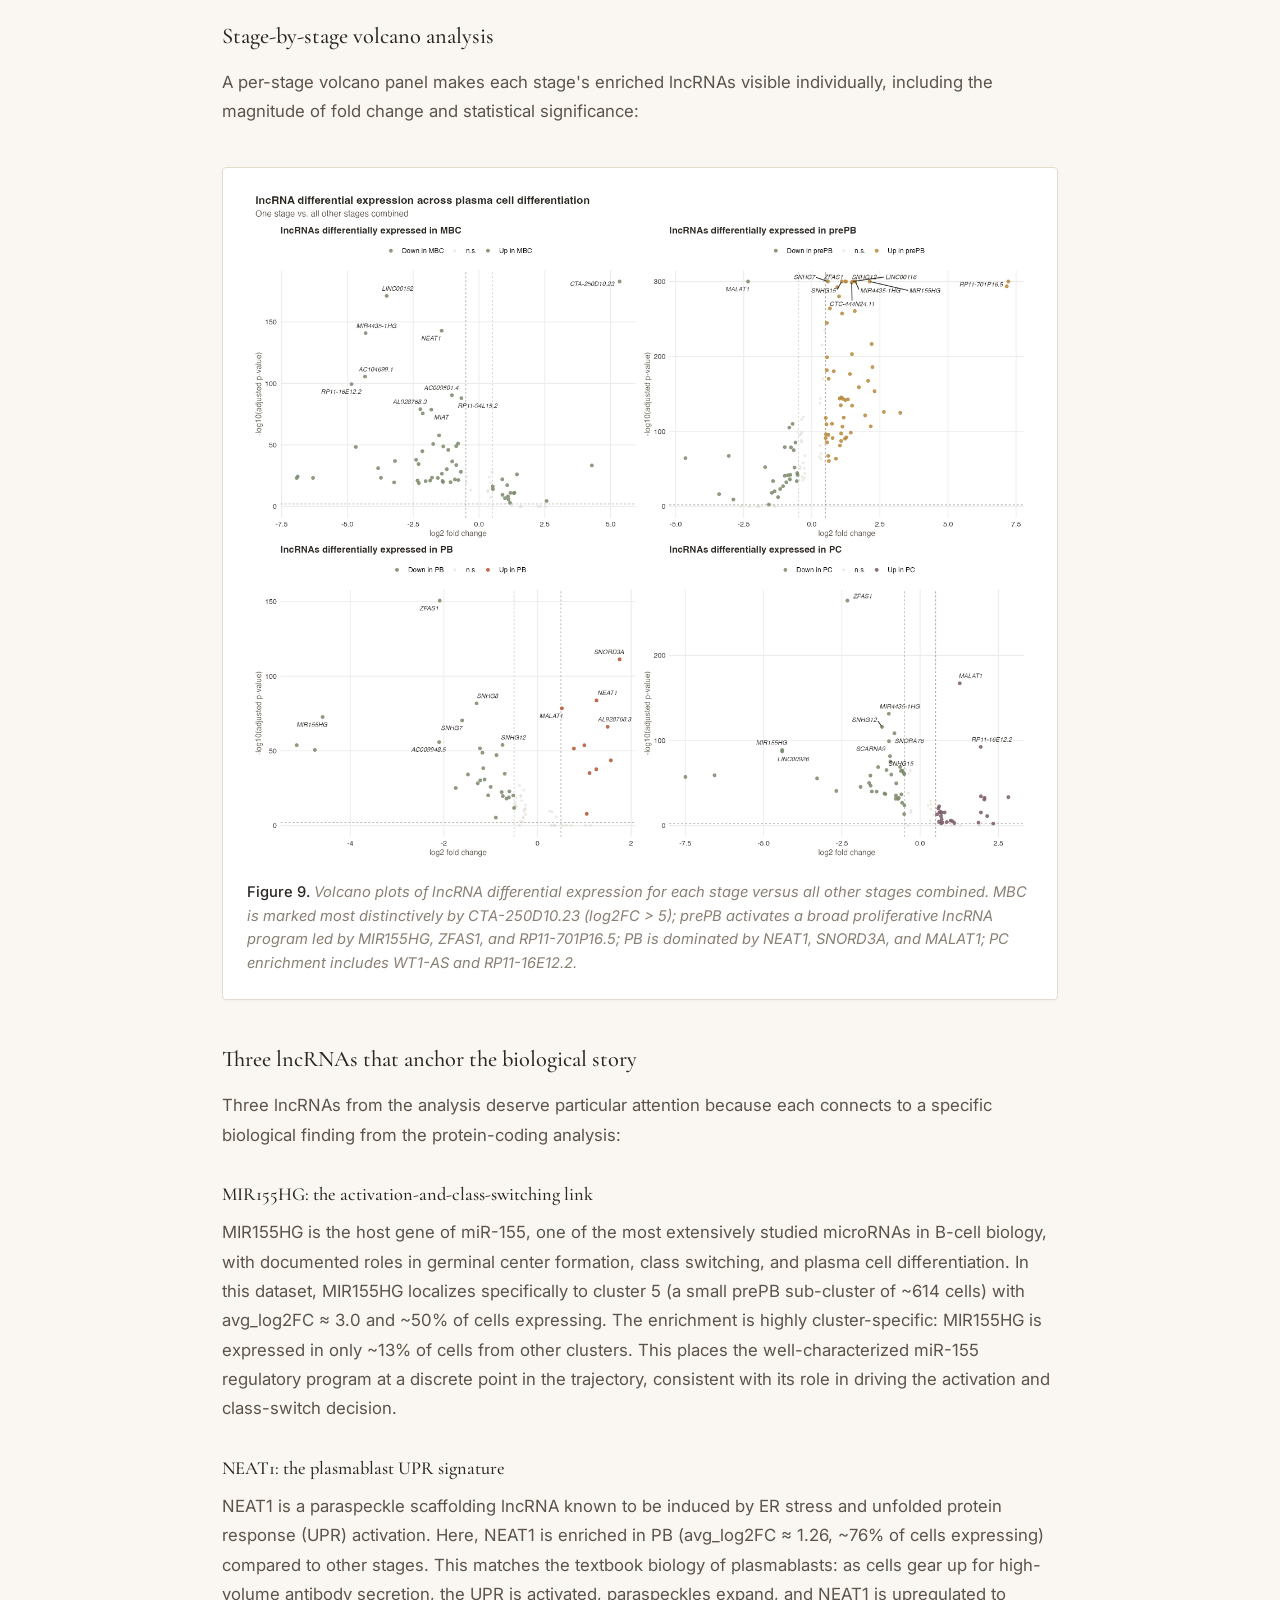
<file: case-studies/plasma-cell-multiomics.html>
<!DOCTYPE html>
<html lang="en">
<head>
  <meta charset="UTF-8">
  <meta name="viewport" content="width=device-width, initial-scale=1.0">
  <title>Plasma cell differentiation, single-cell multi-omics case study · Lumen · Fabiola Blengio</title>
  <meta name="description" content="End-to-end re-analysis of human plasma cell differentiation from BD Rhapsody scRNA-seq data (Alaterre et al., Blood 2024), with protein-coding and lncRNA regulatory layers.">
  <link rel="stylesheet" href="../css/style.css">
  <link rel="preconnect" href="https://fonts.googleapis.com">
  <link rel="preconnect" href="https://fonts.gstatic.com" crossorigin>
  <link href="https://fonts.googleapis.com/css2?family=Cormorant+Garamond:wght@400;500;600&family=Inter:wght@300;400;500;600&display=swap" rel="stylesheet">
  <style>
    .logo-stack {
      display: flex;
      flex-direction: column;
      line-height: 1;
      text-decoration: none;
    }
    .logo-stack .brand {
      font-family: var(--serif);
      font-size: 1.65rem;
      font-weight: 500;
      color: var(--ink);
      letter-spacing: 0.02em;
    }
    .logo-stack .brand-sub {
      font-size: 0.7rem;
      letter-spacing: 0.22em;
      text-transform: uppercase;
      color: var(--accent);
      margin-top: 0.25rem;
      font-weight: 500;
    }

    .case-hero {
      padding: 6rem 2rem 3rem;
      max-width: 900px;
      margin: 0 auto;
    }
    .case-hero .breadcrumb {
      font-size: 0.85rem;
      letter-spacing: 0.1em;
      text-transform: uppercase;
      color: var(--accent);
      margin-bottom: 1.5rem;
    }
    .case-hero .breadcrumb a { color: var(--accent); text-decoration: none; }
    .case-hero .breadcrumb a:hover { border-bottom: 1px solid var(--accent); }

    .case-section {
      padding: 3rem 2rem;
      max-width: 900px;
      margin: 0 auto;
    }
    .case-section h2 {
      font-family: var(--serif);
      font-size: 2rem;
      font-weight: 500;
      color: var(--ink);
      margin-bottom: 1.5rem;
      letter-spacing: -0.01em;
    }
    .case-section h3 {
      font-family: var(--serif);
      font-size: 1.4rem;
      font-weight: 500;
      color: var(--ink);
      margin-top: 2.5rem;
      margin-bottom: 0.8rem;
    }
    .case-section h4 {
      font-family: var(--serif);
      font-size: 1.15rem;
      font-weight: 500;
      color: var(--ink);
      margin-top: 1.8rem;
      margin-bottom: 0.5rem;
    }
    .case-section p {
      font-size: 1.05rem;
      line-height: 1.75;
      color: var(--ink-soft);
      margin-bottom: 1.2rem;
    }
    .case-section em {
      font-family: var(--serif);
      font-style: italic;
      font-size: 1.1em;
      color: var(--ink);
    }

    .case-figure {
      margin: 2.5rem 0;
      padding: 1.5rem;
      background: white;
      border: 1px solid var(--border);
      border-radius: 4px;
      box-shadow: 0 1px 3px rgba(42, 38, 34, 0.04);
    }
    .case-figure img {
      width: 100%; height: auto; display: block; border-radius: 2px;
    }
    .case-figure figcaption {
      margin-top: 1rem;
      font-size: 0.92rem;
      color: var(--ink-mute);
      line-height: 1.6;
      font-style: italic;
    }
    .case-figure figcaption strong {
      font-style: normal;
      color: var(--ink);
      font-weight: 500;
    }

    .case-key-fact {
      padding: 1.5rem 2rem;
      background: var(--bg-alt);
      border-left: 3px solid var(--accent);
      margin: 2rem 0;
      font-family: var(--serif);
      font-size: 1.2rem;
      line-height: 1.6;
      color: var(--ink);
      font-style: italic;
    }

    .meta-box {
      display: grid;
      grid-template-columns: repeat(auto-fit, minmax(200px, 1fr));
      gap: 1.5rem;
      margin: 2rem 0;
      padding: 1.5rem;
      background: var(--bg-alt);
      border-radius: 4px;
    }
    .meta-box dt {
      font-size: 0.8rem;
      text-transform: uppercase;
      letter-spacing: 0.15em;
      color: var(--accent);
      font-weight: 500;
      margin-bottom: 0.4rem;
    }
    .meta-box dd {
      font-size: 1rem;
      color: var(--ink);
      margin: 0;
      line-height: 1.5;
    }

    .stack-list {
      display: flex; flex-wrap: wrap; gap: 0.5rem;
      margin: 1rem 0 2rem;
    }
    .stack-list span {
      padding: 0.35rem 0.85rem;
      background: var(--accent-soft);
      color: var(--accent);
      border-radius: 2px;
      font-size: 0.9rem;
      font-weight: 500;
    }

    .case-cta {
      display: inline-block;
      padding: 0.9rem 1.8rem;
      background: var(--ink);
      color: var(--bg);
      text-decoration: none;
      border-radius: 2px;
      font-weight: 500;
      margin-right: 0.5rem;
      transition: background 0.2s;
    }
    .case-cta:hover { background: var(--accent); }
    .case-cta.secondary {
      background: transparent; color: var(--ink); border: 1px solid var(--ink);
    }
    .case-cta.secondary:hover { background: var(--ink); color: var(--bg); }

    .findings-grid {
      display: grid;
      grid-template-columns: 1fr;
      gap: 2rem;
      margin: 2rem 0;
    }
    .finding {
      padding: 1.5rem;
      border-top: 2px solid var(--accent-soft);
    }
    .finding h4 {
      font-family: var(--serif);
      font-size: 1.3rem;
      font-weight: 500;
      color: var(--ink);
      margin-bottom: 0.8rem;
      margin-top: 0;
    }
    .finding p {
      font-size: 1rem;
      color: var(--ink-soft);
      margin-bottom: 0;
    }
  </style>
</head>
<body>

  <nav>
    <div class="nav-inner">
      <a href="../index.html" class="logo-stack">
        <span class="brand">Lumen</span>
        <span class="brand-sub">Computational Biology</span>
      </a>
      <div class="nav-links">
        <a href="../index.html#work">Work</a>
        <a href="../index.html#services">Services</a>
        <a href="../index.html#about">About</a>
        <a href="../index.html#contact">Contact</a>
      </div>
    </div>
  </nav>

  <header class="case-hero">
    <p class="breadcrumb"><a href="../index.html">Home</a> / Case studies / Plasma cell multi-omics</p>
    <h1>Reading the language of plasma cells.</h1>
    <p class="lede">
      An end-to-end re-analysis of human plasma cell differentiation from BD Rhapsody
      single-cell RNA-seq, integrating sample tag demultiplexing, stage-aware quality
      control, a methodological comparison of cell cycle regression strategies, and
      biological characterization of plasma cell sub-populations across protein-coding
      and lncRNA regulatory layers. Built on the publicly available dataset from
      Alaterre et al. (<em>Blood</em>, 2024).
    </p>

    <dl class="meta-box">
      <div><dt>Platform</dt><dd>BD Rhapsody WTA + sample tag multiplexing</dd></div>
      <div><dt>Dataset</dt><dd>GSE242330. 8,545 cells across 4 differentiation stages, 2 biological replicates</dd></div>
      <div><dt>Stages captured</dt><dd>MBC, prePB, PB, PC</dd></div>
      <div><dt>Tooling</dt><dd>Seurat v5, Harmony, GENCODE v19, ggplot2, pheatmap</dd></div>
    </dl>

    <div class="stack-list">
      <span>scRNA-seq</span>
      <span>BD Rhapsody</span>
      <span>Sample tag demultiplexing</span>
      <span>Harmony integration</span>
      <span>Cell cycle modeling</span>
      <span>Differential expression</span>
      <span>lncRNA annotation</span>
      <span>R / Seurat v5</span>
      <span>scATAC-seq</span>
      <span>Motif enrichment</span>
      <span>Multi-omics integration</span>
    </div>

    <a href="https://github.com/fblbleng/plasma-cell-multiome-case-study"
       class="case-cta" target="_blank" rel="noopener">View code on GitHub →</a>
    <a href="#methods" class="case-cta secondary">Jump to methods</a>
  </header>

  <!-- SECTION 1, THE QUESTION -->
  <section class="case-section">
    <p class="section-label" style="font-size: 0.8rem; text-transform: uppercase; letter-spacing: 0.18em; color: var(--accent); font-weight: 500;">The question</p>
    <h2>How do B cells become antibody factories?</h2>

    <p>
      Plasma cells are the body's antibody factories: terminally differentiated B cells
      that survive for decades in bone marrow niches and continuously secrete
      immunoglobulin. The path from memory B cell (MBC) to mature plasma cell (PC)
      passes through two proliferative intermediates: preplasmablasts (prePB) and
      plasmablasts (PB).
    </p>

    <p>
      Alaterre <em>et al.</em> generated a four-stage in vitro differentiation system
      and profiled it with BD Rhapsody single-cell RNA-seq. This case study re-analyzes
      their public data with an emphasis on the methodological choices that shape what
      we see, particularly around cell cycle confounding, which is unusually strong in
      this dataset because prePB and PB are heavily proliferating populations.
    </p>

    <div class="case-key-fact">
      82% of preplasmablasts and 53% of plasmablasts are in S or G2/M phase.
      How you handle cell cycle determines what biology you can see.
    </div>
  </section>

  <!-- SECTION 2, DATASET -->
  <section class="case-section">
    <p class="section-label" style="font-size: 0.8rem; text-transform: uppercase; letter-spacing: 0.18em; color: var(--accent); font-weight: 500;">The data</p>
    <h2>Experimental design</h2>

    <p>
      Two biological replicates were sequenced with BD Rhapsody using the Single-Cell
      Multiplex Kit. Four sample tags per replicate (eight in total) labeled cells from
      each differentiation stage. After QC, 7,920 cells were retained for downstream
      analysis (92.7% retention).
    </p>

    <figure class="case-figure">
      <img src="../images/case-study/01_cells_per_stage.png"
           alt="Bar chart showing cells recovered per differentiation stage and replicate">
      <figcaption>
        <strong>Figure 1.</strong> Cells recovered per differentiation stage after
        sample tag demultiplexing and QC. The four stages of in vitro plasma cell
        differentiation are represented in both biological replicates, with prePB
        (the most proliferative stage) most abundantly captured.
      </figcaption>
    </figure>

    <p>
      <strong>Sample tag demultiplexing.</strong> BD Rhapsody multiplexes multiple
      samples into one library using oligo barcodes. The per-cell mapping
      (Cell_Index to Sample_Tag to Sample_Name) was joined onto the gene count matrix
      to assign each cell to its differentiation stage. Multiplets and Undetermined
      cells (~2-3%) were filtered out.
    </p>
  </section>

  <!-- SECTION 3, METHODS -->
  <section class="case-section" id="methods">
    <p class="section-label" style="font-size: 0.8rem; text-transform: uppercase; letter-spacing: 0.18em; color: var(--accent); font-weight: 500;">The approach</p>
    <h2>Methodological choices that matter</h2>

    <h3>Stage-aware quality control</h3>
    <p>
      Plasma cells have radically different transcriptional profiles than memory B
      cells: median UMI counts vary by 10× across stages, mitochondrial content varies
      by 4×, and naturally high %mt in plasmablasts (reflecting their metabolic demand)
      would be misclassified as poor quality under standard thresholds. <em>Stage-aware
      percentile thresholds</em> (95th percentile within each stage for %mt, 1st/99th
      for nFeature and nCount) preserve biological variation while removing technical
      outliers.
    </p>

    <h3>LogNormalize over SCTransform</h3>
    <p>
      With UMI counts ranging from ~4,000 in MBC to ~50,000 in prePB, the shared
      mean-variance assumption underlying SCTransform's GLM doesn't hold across this
      dynamic range. LogNormalize treats each cell independently and is more honest
      about the heterogeneity.
    </p>

    <h3>Immunoglobulin genes excluded from variable features</h3>
    <p>
      Ig constant and variable region genes are so dominantly expressed in PB and PC
      that they drive clustering by antibody class rather than by regulatory state.
      They're retained in the data, just not used to find the variable features that
      define cell identity.
    </p>

    <h3>Cell cycle regression, a methodological comparison</h3>
    <p>
      With over 80% of preplasmablasts in S or G2/M phase, cell cycle is not a
      nuisance variable: it's part of the biology. To make this choice explicit,
      three regression strategies were compared on the same data:
    </p>

    <ul style="list-style: none; padding-left: 0; margin-bottom: 1.5rem;">
      <li style="padding: 0.8rem 0; border-bottom: 1px solid var(--border);">
        <strong style="color: var(--ink);">A. Full regression.</strong>
        Regresses S.Score and G2M.Score independently. Removes cell cycle entirely.
        Matches the original publication.
      </li>
      <li style="padding: 0.8rem 0; border-bottom: 1px solid var(--border);">
        <strong style="color: var(--ink);">B. CC.Difference regression.</strong>
        Regresses S.Score minus G2M.Score. Removes within-cycle phase identity while
        preserving the cycling-versus-quiescent axis.
      </li>
      <li style="padding: 0.8rem 0;">
        <strong style="color: var(--ink);">C. No regression.</strong>
        Retains all cell cycle signal as biology.
      </li>
    </ul>

    <figure class="case-figure">
      <img src="../images/case-study/08_methods_comparison.png"
           alt="Side-by-side UMAP comparison of three cell cycle regression strategies">
      <figcaption>
        <strong>Figure 2.</strong> Three regression strategies, same upstream data.
        Top row: colored by experimental stage. Bottom row: colored by cell cycle phase.
        Approach B (CC.Difference) was selected for the headline trajectory because it
        produces the cleanest differentiation gradient while removing phase-driven
        sub-clustering. The comparison itself demonstrates how methodological choices
        shape the embedding.
      </figcaption>
    </figure>
  </section>

  <!-- SECTION 4, RESULTS -->
  <section class="case-section">
    <p class="section-label" style="font-size: 0.8rem; text-transform: uppercase; letter-spacing: 0.18em; color: var(--accent); font-weight: 500;">The results</p>
    <h2>What the data tells us</h2>

    <h3>Six unbiased clusters recapitulate the four-stage trajectory</h3>

    <figure class="case-figure">
      <img src="../images/case-study/13_annotated_umap.png"
           alt="Annotated headline UMAP showing the four differentiation stages and six unbiased clusters">
      <figcaption>
        <strong>Figure 3.</strong> Integrated UMAP after Harmony batch correction
        (left: by experimental stage; right: annotated clusters at resolution 0.5).
        Six unbiased Louvain clusters map cleanly onto the four labeled differentiation
        stages, with each stage assigned to a dominant cluster (≥78% purity). MBC,
        prePB, and PB each form one principal cluster; PCs split into two
        sub-populations.
      </figcaption>
    </figure>

    <h3>Cluster identity from canonical markers</h3>

    <figure class="case-figure">
      <img src="../images/case-study/16_top_marker_heatmap.png"
           alt="Heatmap of top 5 marker genes per cluster across all clusters">
      <figcaption>
        <strong>Figure 4.</strong> Top 5 differentially expressed genes per cluster,
        scaled average expression. Each cluster shows a distinct marker signature:
        MBC clusters express resting B-cell markers (FOXP1, CD83, CD69, KLF6); prePB
        and PB express activation/proliferation markers (CDCA7, MYB, TPRG1, ZBED2);
        and the two PC clusters separate cleanly by immunoglobulin class (top vs
        bottom of the PC blocks).
      </figcaption>
    </figure>

    <h3>The PC sub-populations reveal classical isotype biology</h3>

    <p>
      Unbiased clustering recovered two PC-dominated sub-populations that the original
      publication did not separately characterize. Direct comparison between them
      reveals a textbook immunoglobulin class switch:
    </p>

    <figure class="case-figure">
      <img src="../images/case-study/17_PCcluster_volcano.png"
           alt="Volcano plot of differential expression between the two PC clusters showing IgG vs IgA/IgM split">
      <figcaption>
        <strong>Figure 5.</strong> Differential expression between the two PC-dominated
        clusters. C2 expresses the full IgG constant region panel (IGHG1, IGHG2, IGHG3,
        IGHG4, all at extreme log2FC) and represents class-switched IgG-secreting
        plasma cells. C4 expresses IGHA1, IGHA2, IGHM, and IGJ (the joining chain
        required for polymeric IgA/IgM assembly) and represents IgA/IgM-secreting
        plasma cells.
      </figcaption>
    </figure>

    <div class="case-key-fact">
      Two PC clusters, one biological story: the classical immunoglobulin class switch
      that separates IgG-secreting plasma cells from IgA/IgM-secreting plasma cells,
      recovered here without prior knowledge or supervised input.
    </div>

    <h3>Findings summary</h3>

    <div class="findings-grid">
      <div class="finding">
        <h4>1. The trajectory is recovered cleanly</h4>
        <p>The MBC to prePB to PB to PC differentiation axis emerges as the dominant
        structure in the integrated UMAP, with cluster purity ≥78% against the
        experimental labels.</p>
      </div>
      <div class="finding">
        <h4>2. Sample tag demultiplexing was validated by biology</h4>
        <p>Immunoglobulin content rises monotonically across the assigned stages
        (MBC 0% to PC 1.3% median %Ig), confirming the demultiplexing was correct at
        the cell level.</p>
      </div>
      <div class="finding">
        <h4>3. PC heterogeneity follows the immunoglobulin class switch</h4>
        <p>The two PC sub-clusters separate by isotype (IgG vs IgA/IgM), a classical
        immunological feature recovered de novo from unsupervised clustering.</p>
      </div>
      <div class="finding">
        <h4>4. Methods matter, transparently</h4>
        <p>Three cell cycle regression strategies produce three meaningfully different
        views of the same data. The case study documents each choice and shows the
        consequences.</p>
      </div>
      <div class="finding">
        <h4>5. The class-switching state is identifiable</h4>
        <p>Sub-clustering within proliferating cells revealed an AICDA-expressing
        germinal-center-like population, providing a mechanistic link between the
        proliferating compartment and the downstream IgG vs IgA/IgM plasma cell
        split.</p>
      </div>
      <div class="finding">
        <h4>6. A lncRNA regulatory layer maps onto the same biology</h4>
        <p>Stage-specific lncRNAs (MIR155HG, NEAT1, WT1-AS, MIR4435-1HG and others)
        reinforce and extend the protein-coding findings, with MIR155HG marking the
        prePB sub-cluster most aligned with the class-switching program.</p>
      </div>
    </div>
  </section>

  <!-- SECTION 4b, GOING DEEPER (SUBSET) -->
  <section class="case-section">
    <p class="section-label" style="font-size: 0.8rem; text-transform: uppercase; letter-spacing: 0.18em; color: var(--accent); font-weight: 500;">Going deeper</p>
    <h2>Sub-clustering reveals the class-switching decision point</h2>

    <p>
      The headline analysis identified two PC sub-populations separated by
      immunoglobulin class (IgG vs IgA/IgM). But where, in the differentiation
      trajectory, does that decision happen? To find out, the proliferating cells
      (prePB + PB) were re-analyzed as a focused subset, without cell cycle
      regression, at clustering resolution 0.2 (matching the paper's Analysis 2
      strategy). This isolated subset uses cell cycle as biological signal rather
      than nuisance variation.
    </p>

    <figure class="case-figure">
      <img src="../images/case-study/10_subset_umap.png"
           alt="Subset UMAP of proliferating prePB and PB cells showing five sub-clusters and cell cycle phase">
      <figcaption>
        <strong>Figure 6.</strong> Sub-analysis UMAP of the proliferating compartment
        (prePB + PB, n = 4,850 cells). Five sub-clusters were recovered at resolution
        0.2. The cell cycle panel (bottom-right) shows that phase varies along the
        UMAP structure rather than driving the clustering itself, consistent with
        biology being the dominant axis of variation.
      </figcaption>
    </figure>

    <h3>Five sub-clusters, five biological states</h3>

    <p>
      Per-cluster marker analysis revealed that each sub-cluster corresponds to a
      discrete state along the B-cell-to-plasma-cell trajectory.
    </p>

    <figure class="case-figure">
      <img src="../images/case-study/11_subset_biology_dotplot.png"
           alt="Dot plot of biologically meaningful markers across the five sub-clusters">
      <figcaption>
        <strong>Figure 7.</strong> Sub-cluster identity revealed by marker expression.
        Each cluster lights up a distinct molecular program: memory activation
        (cluster 4), germinal-center-like class-switching machinery (cluster 2),
        metabolic activation (cluster 0), and parallel commitment to IgA (cluster 1)
        or IgG (cluster 3) fates.
      </figcaption>
    </figure>

    <p>Reading the dot plot left to right:</p>

    <ul style="list-style: none; padding-left: 0; margin-bottom: 1.5rem;">
      <li style="padding: 0.8rem 0; border-bottom: 1px solid var(--border);">
        <strong style="color: var(--ink);">Cluster 4 (memory-activated).</strong>
        FCER2 (CD23), IL4R, CD84. Classical signatures of an IL-4-responsive,
        memory-like B-cell state. The entry point into the differentiation program.
      </li>
      <li style="padding: 0.8rem 0; border-bottom: 1px solid var(--border);">
        <strong style="color: var(--ink);">Cluster 2 (germinal-center-like).</strong>
        AICDA, CCL17, CCL22, CXCL10, AHR. AICDA (activation-induced cytidine deaminase)
        is the enzyme responsible for class switch recombination and somatic
        hypermutation. This is the cellular state in which the antibody-class
        decision is actually being made.
      </li>
      <li style="padding: 0.8rem 0; border-bottom: 1px solid var(--border);">
        <strong style="color: var(--ink);">Cluster 0 (metabolic activation).</strong>
        HK2, POLR3G, EGR1, AK4. Glycolytic switch, RNA Pol III activity, and
        proliferation-associated transcription. The largest cluster (1,778 cells),
        representing the proliferative engine of the program.
      </li>
      <li style="padding: 0.8rem 0; border-bottom: 1px solid var(--border);">
        <strong style="color: var(--ink);">Cluster 1 (IgA-committing PB).</strong>
        IGHA1, IGHA2, IGJ, CD38. Plasmablasts that have committed to the
        IgA-secreting fate, expressing the J-chain required for polymeric IgA
        assembly. The precursor to the IgA/IgM PC cluster from the headline analysis.
      </li>
      <li style="padding: 0.8rem 0;">
        <strong style="color: var(--ink);">Cluster 3 (IgG-committing PB).</strong>
        IGHG1, IGHG2, IGHG3, IGHG4, XBP1. Plasmablasts on the IgG trajectory, with
        XBP1 marking activation of the unfolded protein response in preparation for
        high-volume antibody secretion. The precursor to the IgG PC cluster from the
        headline analysis.
      </li>
    </ul>

    <div class="case-key-fact">
      AICDA expression localizes to a discrete sub-cluster, identifying the cellular
      state where class-switch recombination occurs and providing a mechanistic link
      between the proliferating compartment and the IgG vs IgA/IgM split observed
      downstream in mature plasma cells.
    </div>

    <p>
      This finding adds substance to the headline result. The two PC clusters
      separated by isotype (C2 IgG, C4 IgA/IgM) are not arbitrary endpoints: they
      trace back to a discrete decision-making sub-population within the
      proliferating compartment, marked by AICDA expression. The original publication
      did not separately characterize this sub-cluster structure.
    </p>
  </section>

  <!-- ============================================
       NEW SECTION 4c, lncRNA REGULATORY LAYER (PHASE 2.1)
       ============================================ -->
  <section class="case-section">
    <p class="section-label" style="font-size: 0.8rem; text-transform: uppercase; letter-spacing: 0.18em; color: var(--accent); font-weight: 500;">Adding a layer</p>
    <h2>The lncRNA regulatory program</h2>

    <p>
      Long non-coding RNAs (lncRNAs) are emerging as key regulators of immune cell
      identity, often acting at the boundary between epigenetics and transcription.
      In B-cell biology specifically, several lncRNAs have well-characterized roles
      in activation, class switching, and plasma cell differentiation, yet they are
      rarely treated as a primary analytical layer in standard scRNA-seq workflows.
      This case study extends the protein-coding analysis with a focused lncRNA
      layer to ask: do non-coding regulators trace the same trajectory, and do
      they add resolution to the protein-coding story?
    </p>

    <h3>Annotation: GENCODE v19, focused biotypes</h3>

    <p>
      The Alaterre et al. data was aligned to the hg19 reference. To match this
      alignment cleanly, lncRNAs were annotated using <em>GENCODE v19</em> (the
      final hg19 release), focused on the two best-characterized lncRNA biotypes:
      <em>lincRNA</em> (long intergenic non-coding RNA) and <em>antisense</em>
      (transcribed antisense to a protein-coding gene). These two categories have
      the cleanest functional annotation and the most published regulatory roles
      in immune cell biology; broader biotype panels include many uncharacterized
      transcripts that would add noise.
    </p>

    <p>
      Of <strong>12,390 annotated lncRNAs</strong> in this focused panel,
      <strong>3,208 (25.9%) were detected</strong> in the scRNA-seq data. Detection
      was modestly higher for antisense (32.1%) than for lincRNA (21.4%), consistent
      with antisense lncRNAs often co-expressing with their host protein-coding
      partners. This is a healthy detection rate for single-cell lncRNA analysis,
      where most transcripts are intrinsically lowly expressed.
    </p>

    <h3>Stage-specific lncRNA signatures</h3>

    <p>
      Differential expression of detected lncRNAs against each differentiation stage
      revealed coherent stage-specific signatures. The top ten enriched lncRNAs per
      stage, displayed as a scaled-expression heatmap, fall into four interpretable
      modules:
    </p>

    <figure class="case-figure">
      <img src="../images/case-study/20_lncRNA_stage_heatmap.png"
           alt="Heatmap of top 10 enriched lncRNAs per differentiation stage">
      <figcaption>
        <strong>Figure 8.</strong> Top 10 stage-enriched lncRNAs per stage, scaled
        average expression. Each row block represents a coherent lncRNA module:
        memory-state (FGD5-AS1, SNHG9, HCG18, CTA-250D10.23), proliferative
        activation (MIR155HG, ZFAS1, SNHG12, MIR4435-1HG, RP11-701P16.5),
        plasmablast UPR (NEAT1, SNORD3A, AL928768.3), and mature plasma cell
        (MALAT1, WT1-AS, RP11-16E12.2, JPX).
      </figcaption>
    </figure>

    <h3>Stage-by-stage volcano analysis</h3>

    <p>
      A per-stage volcano panel makes each stage's enriched lncRNAs visible
      individually, including the magnitude of fold change and statistical
      significance:
    </p>

    <figure class="case-figure">
      <img src="../images/case-study/21_lncRNA_volcanos_per_stage.png"
           alt="Four-panel volcano plot of lncRNA differential expression per stage">
      <figcaption>
        <strong>Figure 9.</strong> Volcano plots of lncRNA differential expression
        for each stage versus all other stages combined. MBC is marked most
        distinctively by CTA-250D10.23 (log2FC > 5); prePB activates a broad
        proliferative lncRNA program led by MIR155HG, ZFAS1, and RP11-701P16.5;
        PB is dominated by NEAT1, SNORD3A, and MALAT1; PC enrichment includes
        WT1-AS and RP11-16E12.2.
      </figcaption>
    </figure>

    <h3>Three lncRNAs that anchor the biological story</h3>

    <p>
      Three lncRNAs from the analysis deserve particular attention because each
      connects to a specific biological finding from the protein-coding analysis:
    </p>

    <h4>MIR155HG: the activation-and-class-switching link</h4>
    <p>
      MIR155HG is the host gene of miR-155, one of the most extensively studied
      microRNAs in B-cell biology, with documented roles in germinal center
      formation, class switching, and plasma cell differentiation. In this dataset,
      MIR155HG localizes specifically to cluster 5 (a small prePB sub-cluster of
      ~614 cells) with avg_log2FC ≈ 3.0 and ~50% of cells expressing. The
      enrichment is highly cluster-specific: MIR155HG is expressed in only ~13% of
      cells from other clusters. This places the well-characterized miR-155
      regulatory program at a discrete point in the trajectory, consistent with
      its role in driving the activation and class-switch decision.
    </p>

    <h4>NEAT1: the plasmablast UPR signature</h4>
    <p>
      NEAT1 is a paraspeckle scaffolding lncRNA known to be induced by ER stress
      and unfolded protein response (UPR) activation. Here, NEAT1 is enriched in
      PB (avg_log2FC ≈ 1.26, ~76% of cells expressing) compared to other stages.
      This matches the textbook biology of plasmablasts: as cells gear up for
      high-volume antibody secretion, the UPR is activated, paraspeckles expand,
      and NEAT1 is upregulated to scaffold them. The lncRNA layer therefore
      provides molecular confirmation of the secretory program identified through
      protein-coding markers (XBP1, ATF6, HSPA5).
    </p>

    <h4>WT1-AS: a lncRNA layer to the isotype switch</h4>
    <p>
      WT1-AS, the antisense transcript of the WT1 transcription factor, is
      enriched in PC clusters and shows preferential expression in cluster 2 (the
      IgG-secreting plasma cells identified in the headline analysis). The fold
      change is substantial (log2FC ≈ 2.5 against other PC populations) and the
      pattern is cluster-specific rather than stage-specific. This adds a
      non-coding regulatory dimension to the IgG vs IgA/IgM split: the same
      sub-populations that differ by antibody class also differ by lncRNA
      expression, suggesting that the isotype-switch decision is reflected at
      multiple regulatory layers.
    </p>

    <figure class="case-figure">
      <img src="../images/case-study/22_lncRNA_candidates_umap.png"
           alt="UMAP FeaturePlot of four curated lncRNAs each marking a different stage">
      <figcaption>
        <strong>Figure 10.</strong> Curated lncRNA expression on the headline UMAP.
        CTA-250D10.23 marks the MBC island; MIR155HG concentrates in a discrete
        prePB sub-population; NEAT1 is enriched in PB; WT1-AS is highest in the
        IgG-PC cluster. Each lncRNA marks a different stage of the differentiation
        trajectory at single-cell resolution.
      </figcaption>
    </figure>

    <div class="case-key-fact">
      The lncRNA layer is not redundant with the protein-coding analysis. It
      reinforces stage identity (NEAT1 in PB, MIR155HG in activated prePB) and
      extends the cluster-level findings (WT1-AS adds a non-coding signature to
      the IgG-PC sub-population). Both layers tell the same biological story in
      different molecular vocabularies.
    </div>

    <p>
      Methodologically, this section demonstrates that focused lncRNA panels
      (curated biotypes, aligned annotation) can be incorporated into standard
      scRNA-seq workflows without specialized infrastructure, and that they yield
      biologically interpretable results that complement protein-coding analyses.
      Next steps in this analysis (planned for the next phase of work) include
      hdWGCNA co-expression modules, TF-target inference with SCENIC, and a
      formal regulatory network integrating lncRNAs and their candidate
      protein-coding partners.
    </p>
  </section>
<!-- ============================================
       SECTION 4d, hdWGCNA CO-EXPRESSION NETWORKS (Phase 2.2)
       ============================================ -->
  <section class="case-section">
    <p class="section-label" style="font-size: 0.8rem; text-transform: uppercase; letter-spacing: 0.18em; color: var(--accent); font-weight: 500;">Integrating the layers</p>
    <h2>Co-expression networks reveal regulatory modules</h2>

    <p>
      Individual gene-by-gene analysis tells us which genes change between stages,
      but biology is rarely governed by isolated genes. Regulatory programs operate
      as <em>modules</em> of co-expressed genes acting together. To make this
      structure explicit, the protein-coding and lncRNA layers were integrated using
      <em>hdWGCNA</em> (high-dimensional weighted gene co-expression network
      analysis), which builds metacells from the integrated data and identifies
      modules of genes whose expression covaries across the trajectory.
    </p>

    <h3>Network construction</h3>

    <p>
      The gene panel for the network combined the 3,000 variable features with the
      3,208 detected lncRNAs (after excluding immunoglobulin and TR receptor genes),
      yielding 5,521 genes for network construction. Cells were aggregated into
      stage-homogeneous metacells (k=25 neighbors, max_shared=10) using the Harmony
      embedding, reducing 7,920 cells into a more reliable expression matrix for
      network analysis.
    </p>

    <p>
      Soft-thresholding power (β) was selected by scanning powers from 1 to 30 and
      identifying the smallest value at which the network reaches scale-free
      topology (R² > 0.8). The diagnostic identified <strong>β = 4</strong> as the
      optimal value, with healthy mean connectivity (~400) at that power.
    </p>

    <figure class="case-figure">
      <img src="../images/case-study/23_softthreshold_diagnostic.png"
           alt="Four-panel diagnostic plot for soft-thresholding power selection">
      <figcaption>
        <strong>Figure 11.</strong> Soft-thresholding diagnostic across powers 1-30.
        Top-left: scale-free topology R² crosses 0.8 at β = 4 (selected). Top-right:
        mean connectivity at β = 4 is approximately 400, in the healthy range for
        biologically interpretable modules. The strong biological signal in this
        dataset allows a relatively low β to reach scale-free topology.
      </figcaption>
    </figure>

    <h3>Four modules emerge from the network</h3>

    <p>
      Network construction with β = 4 identified <strong>four major co-expression
      modules</strong> (plus a "grey" unassigned category for genes without strong
      co-expression patterns). Each module shows a distinct biological signature
      based on its top hub genes.
    </p>

    <figure class="case-figure">
      <img src="../images/case-study/27_kME_per_module.png"
           alt="kME distribution per module with top hub gene labels">
      <figcaption>
        <strong>Figure 12.</strong> kME distribution per module with the top 10 hub
        genes labeled. The kME value measures how strongly each gene correlates with
        its module's eigengene. Steep curves indicate tight modules with clearly
        defined hubs; the labeled hub genes are the biological drivers of each
        module.
      </figcaption>
    </figure>

    <p>The four modules and their biological identity:</p>

    <ul style="list-style: none; padding-left: 0; margin-bottom: 1.5rem;">
      <li style="padding: 0.8rem 0; border-bottom: 1px solid var(--border);">
        <span style="display: inline-block; width: 0.85em; height: 0.85em; border-radius: 2px; margin-right: 0.4em; vertical-align: -0.05em; background: #964b00;"></span>
        <strong style="color: var(--ink);">Brown module (143 genes, 28% lncRNAs)</strong>
        — <em>Memory B-cell program.</em> Top hubs: MS4A1 (CD20), KLF6, LAPTM5,
        LTB, ZFP36L1, CD69, CD83, NFKBIA, HLA-DMB. Maps onto the MBC clusters of
        the trajectory.
      </li>
      <li style="padding: 0.8rem 0; border-bottom: 1px solid var(--border);">
        <span style="display: inline-block; width: 0.85em; height: 0.85em; border-radius: 2px; margin-right: 0.4em; vertical-align: -0.05em; background: #e8b800;"></span>
        <strong style="color: var(--ink);">Yellow module (53 genes, 3 lncRNAs)</strong>
        — <em>Activation and class-switching program.</em> Top hubs: SPIB, BATF3,
        PEA15, CCL22, <strong>MIR155HG</strong>, LTA, CCR7, DEK, TRAF1, CCL17.
        This module formally links MIR155HG (identified as a stage-specific lncRNA
        in the differential expression analysis) to BATF3 (the AP-1 family
        transcription factor essential for class switching) within a single
        regulatory module.
      </li>
      <li style="padding: 0.8rem 0; border-bottom: 1px solid var(--border);">
        <span style="display: inline-block; width: 0.85em; height: 0.85em; border-radius: 2px; margin-right: 0.4em; vertical-align: -0.05em; background: #4cb5b0;"></span>
        <strong style="color: var(--ink);">Turquoise module (484 genes, 12% lncRNAs)</strong>
        — <em>Proliferation and metabolic activation.</em> Top hubs: ACTG1, TUBA1B,
        TYMS, DUT, LDHA, ENO1, TUBB, RAN, HSPD1. Combines DNA-synthesis machinery,
        glycolytic metabolism, and cytoskeleton genes characteristic of the
        proliferating prePB/PB compartment.
      </li>
      <li style="padding: 0.8rem 0;">
        <span style="display: inline-block; width: 0.85em; height: 0.85em; border-radius: 2px; margin-right: 0.4em; vertical-align: -0.05em; background: #4472c4;"></span>
        <strong style="color: var(--ink);">Blue module (172 genes, 61% lncRNAs)</strong>
        — <em>IgG plasma cells with type-I interferon response.</em> Top hubs:
        IFI6, MX1, ISG15, XAF1, IGJ, IFIT1, IFIT3, IFI44L, plus IGHG1 and IGHG2 as
        connected members. This module integrates the IgG isotype with a
        classical type I IFN signature, mapping cleanly onto the C2 IgG-PC cluster
        from the headline analysis.
      </li>
    </ul>

    <figure class="case-figure">
      <img src="../images/case-study/26_module_eigengenes_umap.png"
           alt="Module eigengene activity overlaid on the headline UMAP">
      <figcaption>
        <strong>Figure 13.</strong> Each module's eigengene activity projected onto
        the headline UMAP. Brown peaks in MBC, yellow in the prePB activation state,
        turquoise across the proliferating compartment, and blue in the IgG-PC
        cluster. The spatial pattern of each module recapitulates the
        differentiation trajectory.
      </figcaption>
    </figure>

    <h3>The unified hub-gene network</h3>

    <figure class="case-figure">
      <img src="../images/case-study/28c_hubnet_clean.png"
           alt="Unified force-directed network of top hub genes from all four modules">
      <figcaption>
        <strong>Figure 14.</strong> Force-directed network of the top hub genes
        from all four modules. Three modules (brown memory, yellow activation,
        turquoise proliferation) cluster together as the "active phase" of B-cell
        differentiation, while the blue module (terminal IgG-PC + IFN response) sits
        as a biologically distant cluster. The spatial separation reflects the
        regulatory distance between actively differentiating cells and terminally
        differentiated plasma cells.
      </figcaption>
    </figure>

    <div class="case-key-fact">
      MIR155HG appears as a hub gene in the yellow class-switching module alongside
      BATF3, SPIB, and CCL17. This formally validates the lncRNA layer finding that
      MIR155HG marks the class-switching decision point, embedding it within a
      regulatory module that includes the transcription factors driving class
      switch recombination.
    </div>

    <h3>What the network analysis adds</h3>

    <p>
      The co-expression network analysis adds three things that the gene-by-gene
      analyses could not:
    </p>

    <ul style="list-style: none; padding-left: 0; margin-bottom: 1.5rem;">
      <li style="padding: 0.6rem 0; border-bottom: 1px solid var(--border);">
        <strong style="color: var(--ink);">Module-level regulatory units.</strong>
        Instead of treating AICDA, BATF3, and MIR155HG as independent observations,
        we now have a defined yellow module that captures the class-switching program
        as a coherent regulatory unit with named hubs.
      </li>
      <li style="padding: 0.6rem 0; border-bottom: 1px solid var(--border);">
        <strong style="color: var(--ink);">Formal lncRNA-protein integration.</strong>
        MIR155HG sits in the same module as BATF3 and SPIB; PC-marker lncRNAs sit in
        the same module as the IGHG genes and ISGs. These co-membership relationships
        are testable hypotheses about co-regulation.
      </li>
      <li style="padding: 0.6rem 0;">
        <strong style="color: var(--ink);">A summary view across all genes.</strong>
        The four modules summarize the biology of 5,521 genes into four interpretable
        regulatory programs (plus 4,669 genes that did not show strong co-expression,
        mostly lowly-expressed lncRNAs that lack the power for network inference at
        single-cell resolution).
      </li>
    </ul>

    <p>
      Next steps planned for this analysis include TF-target inference with SCENIC
      to formally distinguish regulators from regulated genes within each module,
      and integration of the scATAC-seq data (also available from the same study)
      to add a chromatin-accessibility layer to the regulatory networks.
    </p>
  </section>
  
  <!-- ============================================
       SECTION 4e, scATAC-seq CHROMATIN INTEGRATION (Phase 3)
       Insert this block AFTER the hdWGCNA section (4d) and
       BEFORE the Reproducibility section (Section 5).
       ============================================ -->
  <section class="case-section">
    <p class="section-label" style="font-size: 0.8rem; text-transform: uppercase; letter-spacing: 0.18em; color: var(--accent); font-weight: 500;">The chromatin layer</p>
    <h2>What opens before it is expressed</h2>

    <p>
      RNA tells us which genes are active. Chromatin tells us which genes are
      <em>poised</em> to be active, and which regulatory switches the cell has
      thrown to get there. The same study that generated the RNA data also profiled
      matched single-cell ATAC-seq (assay for transposase-accessible chromatin),
      measuring which regions of the genome are open and accessible at each
      differentiation stage. This phase integrates that chromatin layer with the
      RNA findings, asking a sharper question: <em>which transcription factors
      drive each step of the journey from memory B cell to plasma cell?</em>
    </p>

    <dl class="meta-box">
      <div><dt>Assay</dt><dd>single-cell ATAC-seq (10x scATAC)</dd></div>
      <div><dt>Dataset</dt><dd>GSE242324. 10,267 cells across 4 stages, 309,343 unified peaks</dd></div>
      <div><dt>Reference</dt><dd>hg19, JASPAR2020 vertebrate motifs</dd></div>
      <div><dt>Tooling</dt><dd>Signac, motifmatchr, RSpectra, visNetwork</dd></div>
    </dl>

    <h3>A note on the source data</h3>

    <p>
      Honesty about data quality is part of the work. The fragments files deposited
      with GSE242324 contain a coordinate corruption: start positions were written
      in scientific notation (for example, <em>1.44e+08</em> in place of the exact
      integer), losing the precision needed for fragment-level quality metrics. The
      analysis was therefore built on the precomputed peak-by-cell count matrices,
      which preserve correct coordinates. Two consequences follow: TSS enrichment and
      nucleosome-signal quality metrics were not computed, and coverage track plots
      were not generated. Cell-level quality control instead used peak count
      thresholds. The core analyses (clustering, differential accessibility, motif
      enrichment) depend only on the count matrices and are unaffected. Adapting to
      imperfect public data is a routine part of computational biology, and
      documenting the choice is more useful than hiding it.
    </p>

    <h3>Chromatin alone recovers the developmental stages</h3>

    <p>
      Before asking about regulation, a sanity check: does the chromatin landscape
      carry enough information to distinguish the four stages on its own? After
      TF-IDF normalization and dimensionality reduction by latent semantic indexing,
      the cells were embedded and clustered using only their accessibility profiles,
      with no input from the RNA labels.
    </p>

    <figure class="case-figure">
      <img src="../images/case-study/32_atac_umap_by_stage.png"
           alt="scATAC-seq UMAP of 10,267 cells colored by differentiation stage, showing four cleanly separated clusters">
      <figcaption>
        <strong>Figure 15.</strong> scATAC-seq UMAP of 10,267 cells across 309,343
        unified peaks, colored by experimental stage. The four differentiation stages
        separate cleanly in chromatin space, with prePB forming the most distinctive
        territory (the stage with the most open chromatin, more than twice the median
        peaks per cell of any other stage). Chromatin accessibility alone recovers the
        same biology identified in the RNA analysis.
      </figcaption>
    </figure>

    <h3>A single dramatic remodeling step</h3>

    <p>
      With the stages confirmed, the natural question is what changes between them.
      Rather than comparing each stage against all others, the differential
      accessibility analysis followed the trajectory itself: three sequential
      transitions, each comparing adjacent stages. For every transition, peaks were
      classified as <em>opening</em> (gaining accessibility moving forward) or
      <em>closing</em> (losing it).
    </p>

    <figure class="case-figure">
      <img src="../images/case-study/36_atac_da_transition_summary.png"
           alt="Bar chart of peaks opening and closing at each developmental transition, with T1 dramatically larger">
      <figcaption>
        <strong>Figure 16.</strong> Significant peaks opening (up) and closing (down)
        at each developmental transition. The first transition (MBC to prePB) involves
        23,347 opening and 14,979 closing peaks, three to seventeen times more
        chromatin remodeling than the later transitions. The chromatin landscape is
        essentially rewritten at the entry into the differentiation program, then
        refined rather than rebuilt at each subsequent step.
      </figcaption>
    </figure>

    <p>
      The magnitude reinforces the pattern. Opening peaks at the MBC-to-prePB
      transition show a median accessibility increase of roughly twenty-fold, while
      the later transitions proceed largely through selective closing of regulatory
      elements rather than dramatic opening. This is a coherent biological story:
      once a memory B cell commits to the plasma cell fate, the regulatory
      architecture is set early, and commitment proceeds by progressive repression
      of what is no longer needed.
    </p>

    <div class="case-key-fact">
      The chromatin landscape is rewritten once, at the entry into differentiation.
      The MBC to prePB transition accounts for the overwhelming majority of all
      accessibility changes; later stages refine the established landscape rather
      than rebuilding it.
    </div>

    <h3>Three regulatory axes, written in the motifs</h3>

    <p>
      Open chromatin is where transcription factors bind. By scanning the DNA
      sequence underneath each transition's opening peaks for known binding motifs
      (the JASPAR2020 vertebrate collection of roughly 750 motifs) and testing for
      enrichment against the genomic background, the analysis identifies which
      transcription factor families are likely driving each step.
    </p>

    <p>
      The raw enrichment is dominated by ubiquitous, GC-rich-binding factors (KLF,
      SP, EGR, NRF1 families) that appear active in essentially any open chromatin.
      To surface what is <em>distinctive</em> about each transition rather than what
      is universally present, the enrichment scores were row-normalized, revealing
      which factors are relatively more enriched in one transition than the others.
    </p>

    <figure class="case-figure">
      <img src="../images/case-study/38b_motif_heatmap_zscored.png"
           alt="Z-scored heatmap of transition-specific transcription factor motif enrichment across three transitions">
      <figcaption>
        <strong>Figure 17.</strong> Transition-specific motif enrichment, row
        z-scored so that each factor's relative preference across the three
        transitions is visible. Three regulatory axes emerge: an AP-1 family axis
        (JUN, FOS, FOSL2, FOSB heterodimers, ATF7, EGR1, CREM) at the MBC-to-prePB
        transition; a POU2F2 / KLF / XBP1 axis at the prePB-to-PB transition; and an
        IRF / STAT axis (IRF3, STAT2, plus RELB and the TFAP2 family) at the terminal
        PB-to-PC transition.
      </figcaption>
    </figure>

    <p>
      Each axis carries textbook biological meaning. The <em>AP-1 family</em>
      (FOS/JUN heterodimers) is the canonical B-cell activation complex, and its
      enrichment at the very first transition matches the burst of chromatin opening
      seen in Figure 16. The <em>POU2F2</em> motif (Oct-2) is one of the most
      classical plasma cell transcription factors, essential for immunoglobulin
      expression, and it appears precisely at the specification step where cells
      commit to the plasmablast fate. The <em>IRF and STAT</em> motifs at terminal
      differentiation connect directly to the type-I interferon signature identified
      in the RNA analysis.
    </p>

    <h3>Where chromatin and RNA tell the same story</h3>

    <p>
      The reward for building both layers is that they can validate each other. Two
      regulatory programs are now supported by independent evidence from two
      molecular modalities. The AP-1 axis is enriched in the chromatin opening at the
      first transition (this analysis) <em>and</em> the AP-1 factor BATF3 sits as a
      hub gene in the yellow class-switching co-expression module (Phase 2.2), the
      same module that contains MIR155HG. The IRF / STAT axis is enriched in the
      chromatin opening at terminal differentiation <em>and</em> the interferon-response
      genes it regulates (IFI6, MX1, ISG15, XAF1, IFIT1, IFIT3) are the hub genes of
      the blue IgG-plasma-cell module.
    </p>

    <p>
      The network below assembles this integration into a single view. Each
      developmental transition is its own constellation: transcription factors
      (squares, identified from chromatin motif enrichment) on the outer ring, hub
      genes (circles, identified from RNA co-expression modules) on the inner ring,
      colored by their module identity. Reading left to right traces the
      differentiation trajectory.
    </p>

    <figure class="case-figure">
      <iframe src="../images/case-study/41_multiomics_network_circular.html"
              width="100%" height="870" frameborder="0"
              style="border-radius: 4px; background: white;"
              title="Interactive multi-omics regulatory network">
      </iframe>
      <figcaption>
        <strong>Figure 18.</strong> Multi-omics regulatory network of plasma cell
        differentiation, integrating chromatin and RNA evidence. Squares are
        transcription factors with motifs enriched in transition-opening peaks
        (chromatin layer); circles are hub genes from hdWGCNA co-expression modules
        (RNA layer); colors denote module identity. Three regulatory programs are
        shown side by side: the AP-1 axis driving activation entry (left, yellow), the
        POU2F2 / KLF / XBP1 axis driving plasmablast specification (centre, brown and
        turquoise), and the IRF / STAT axis driving terminal differentiation (right,
        blue). Hover any node for detail; use the dropdown to focus on a single
        transition. <em>Interactive figure, best viewed on a wider screen.</em>
      </figcaption>
    </figure>

    <div class="case-key-fact">
      The AP-1 family and the IRF / STAT family are each evidenced twice over: once in
      the chromatin that opens at their transition, and once in the RNA co-expression
      module they regulate. Two independent molecular layers converge on the same
      regulatory programs.
    </div>
  </section>

  <!-- ============================================
       SECTION 4f, PEAK-TO-GENE LINKAGE (Phase 3.5)
       ============================================ -->
  <section class="case-section">
    <p class="section-label" style="font-size: 0.8rem; text-transform: uppercase; letter-spacing: 0.18em; color: var(--accent); font-weight: 500;">From regions to genes</p>
    <h2>Linking open chromatin to its target genes</h2>

    <p>
      Identifying which transcription factors are active is one half of the regulatory
      picture. The other half is knowing <em>which genes</em> those factors regulate.
      Each accessible peak was therefore linked to nearby genes by proximity to the
      transcription start site (TSS), then cross-referenced against the RNA layers:
      the hdWGCNA modules and the motif content of each peak.
    </p>

    <p>
      Proximity rather than correlation was the honest choice here. Per-cell
      correlation of accessibility with expression requires a multiome assay where the
      same cells are measured in both modalities. The ATAC and RNA datasets here come
      from separate cell populations (GSE242324 and GSE242330), so proximity identifies
      candidate target genes, and the cross-referencing against motif and module
      evidence supplies the support.
    </p>

    <figure class="case-figure">
      <img src="../images/case-study/42_peak_gene_distance_distribution.png"
           alt="Histogram of peak-to-gene distances per transition, showing a spike near the TSS and a flat distal plateau">
      <figcaption>
        <strong>Figure 19.</strong> Distance from each opening peak to the nearest
        gene TSS, per transition. The spike of promoter (within 2 kb) and proximal
        (2 to 50 kb) links at the left is the trustworthy regulatory signal: peaks
        concentrated at gene start sites. The flat distal plateau out to 500 kb
        largely reflects genomic gene density rather than specific long-range
        regulation, and without per-cell correlation those distal links cannot be
        confidently assigned. The downstream analysis therefore restricts to
        promoter and proximal links. The three panels also shrink across the
        trajectory, echoing the chromatin remodeling magnitude from Figure 16.
      </figcaption>
    </figure>

    <h3>Linked genes recover their expected modules</h3>

    <p>
      When the linked genes are grouped by their hdWGCNA module, each transition
      connects most strongly to the module that matches its biology: the activation
      transition links to the yellow class-switching module, the specification
      transition to the proliferation and memory modules, and terminal differentiation
      to the interferon-response module.
    </p>

    <figure class="case-figure">
      <img src="../images/case-study/43_linked_genes_per_module.png"
           alt="Bar chart of linked module-member genes per transition, grouped by hdWGCNA module">
      <figcaption>
        <strong>Figure 20.</strong> Module-member genes linked to transition-opening
        peaks, grouped by hdWGCNA module. The number of links scales with the
        magnitude of chromatin remodeling at each transition (largest at MBC to prePB),
        and the largest co-expression module (turquoise, proliferation) accumulates the
        most links, as expected from its size.
      </figcaption>
    </figure>

    <h3>Triple-evidence regulatory links</h3>

    <p>
      The strongest statements the data can make are links supported by all three
      layers at once: a peak that <em>opens</em> at a transition (chromatin
      accessibility), <em>contains a motif</em> for a transcription factor active in
      that transition (TF binding), and sits near a gene that is an <em>hdWGCNA hub</em>
      in the matching co-expression module (RNA). Restricting further to promoter and
      proximal distances (excluding the unreliable distal plateau) yields a small set
      of high-confidence regulatory hypotheses.
    </p>

    <figure class="case-figure">
      <img src="../images/case-study/44_concordant_links_summary.png"
           alt="Bar chart of high-confidence concordant regulatory links per transition, split by distance tier">
      <figcaption>
        <strong>Figure 21.</strong> High-confidence concordant regulatory links per
        transition, where chromatin opening, TF motif, RNA module membership, and
        promoter/proximal distance all agree. Solid bars are promoter links, lighter
        bars proximal. The count decreases across the trajectory, consistent with the
        chromatin landscape being established early and refined rather than rewritten
        at later stages.
      </figcaption>
    </figure>

    <p>
      The activation transition produces the clearest result. Thirteen yellow-module
      genes are linked to AP-1-motif peaks opening near their promoters, and the list
      reads as a textbook B-cell activation program: <em>CD40</em> (the central B-cell
      activation receptor), <em>PAX5</em> (the master regulator of B-cell identity),
      <em>SPIB</em> and <em>BATF3</em> (transcription factors of the plasma cell
      program), alongside <em>TNF</em>, <em>CCR7</em>, <em>LTA</em>, <em>CCL17</em>,
      and <em>CCL22</em> (cytokines and homing receptors of the activated B cell).
      BATF3 is a particularly elegant case: it is itself an AP-1 family transcription
      factor, so an AP-1-motif peak opening near its own locus describes a
      self-reinforcing, feed-forward activation circuit.
    </p>

    <div class="case-key-fact">
      At activation entry, thirteen high-confidence links converge on the canonical
      B-cell activation program (CD40, PAX5, SPIB, BATF3, TNF, CCR7). The appearance
      of BATF3 as both an AP-1 regulator and an AP-1 target suggests a feed-forward
      activation circuit, recovered here from the convergence of chromatin, motif,
      and co-expression evidence.
    </div>

    <h3>What the chromatin layer adds, and what comes next</h3>

    <p>
      The chromatin analysis adds a directional, mechanistic dimension to the RNA
      findings. Where the RNA modules identified <em>which genes move together</em>,
      the motif enrichment identifies <em>which transcription factors plausibly drive
      them</em>, the differential accessibility shows <em>when</em> in the trajectory
      the regulatory landscape is established, and the peak-to-gene linkage proposes
      <em>which specific targets</em> each program acts on. Together these convert a
      set of co-expression correlations into testable regulatory hypotheses.
    </p>

    <p>
      The work is bounded by its data. The ATAC dataset provides one sample per stage,
      so biological replication at the chromatin level is not available, and the
      fragment-level corruption described above precludes per-cell motif activity
      scoring. The peak-to-gene linkage is proximity-based, so the links are candidate
      relationships rather than demonstrated regulation. The natural next step, planned
      for the following phase, is TF-target inference with SCENIC on the RNA data,
      which would formally distinguish regulators from their targets within each module
      and allow the construction of a directed regulatory network spanning
      transcription factors, protein-coding targets, and the lncRNA layer together.
    </p>
  </section>

  <!-- SECTION 5, REPRODUCIBILITY -->
  <section class="case-section">
    <p class="section-label" style="font-size: 0.8rem; text-transform: uppercase; letter-spacing: 0.18em; color: var(--accent); font-weight: 500;">The code</p>
    <h2>Fully reproducible</h2>

    <p>
      The complete analysis lives in a public GitHub repository. Every figure on
      this page can be regenerated from the public data by running the scripts in
      order. Each script is self-contained, parameterized, and documented with
      methods notes explaining the choices made.
    </p>

    <p style="margin-top: 1.5rem;">
      <a href="https://github.com/fblbleng/plasma-cell-multiome-case-study"
         class="case-cta" target="_blank" rel="noopener">
        Browse the code on GitHub →
      </a>
    </p>
  </section>

  <!-- SECTION 6, SKILLS -->
  <section class="case-section" style="background: var(--bg-alt); max-width: none; padding: 4rem 2rem;">
    <div style="max-width: 900px; margin: 0 auto;">
      <p class="section-label" style="font-size: 0.8rem; text-transform: uppercase; letter-spacing: 0.18em; color: var(--accent); font-weight: 500;">What this demonstrates</p>
      <h2>Skills shown in this case study</h2>

      <ul style="list-style: none; padding-left: 0; columns: 2; column-gap: 3rem; line-height: 2;">
        <li>✓ BD Rhapsody platform expertise</li>
        <li>✓ Sample tag demultiplexing</li>
        <li>✓ Stage-aware QC design</li>
        <li>✓ Seurat v5 + Harmony pipelines</li>
        <li>✓ Cell cycle modeling decisions</li>
        <li>✓ Multi-replicate batch integration</li>
        <li>✓ Unsupervised clustering + annotation</li>
        <li>✓ Differential expression analysis</li>
        <li>✓ Sub-cluster biological interpretation</li>
        <li>✓ GENCODE annotation + lncRNA panels</li>
        <li>✓ Non-coding RNA biology integration</li>
        <li>✓ hdWGCNA co-expression networks</li>
        <li>✓ Hub gene identification</li>
        <li>✓ lncRNA-protein co-expression analysis</li>
        <li>✓ scATAC-seq analysis (Signac)</li>
        <li>✓ Motif enrichment (JASPAR)</li>
        <li>✓ Multi-omics integration</li>
        <li>✓ Interactive network visualization</li>
        <li>✓ Publication-quality figure design</li>
        <li>✓ Reproducible pipeline engineering</li>
        <li>✓ Methodological transparency</li>
      </ul>

      <p style="margin-top: 2rem;">
        Have a dataset you'd like analyzed with this level of care?
        <a href="../index.html#contact" style="color: var(--accent); border-bottom: 1px solid var(--accent-soft);">Get in touch</a>.
      </p>
    </div>
  </section>

  <footer>
    <div class="container">
      <p>© 2026 Lumen · Fabiola Blengio. Built with care in RStudio.</p>
    </div>
  </footer>

</body>
</html>
</file>
<file: css/style.css>
/* ============================================
   Fabiola Portfolio — warm, personal aesthetic
   ============================================ */

/* Reset & base */
* {
  margin: 0;
  padding: 0;
  box-sizing: border-box;
}

:root {
  /* Warm, personal palette */
  --bg: #faf7f2;           /* warm off-white (paper) */
  --bg-alt: #f3ede3;       /* slightly deeper cream */
  --ink: #2a2622;          /* warm near-black */
  --ink-soft: #5c544b;     /* soft brown-grey for body */
  --ink-mute: #8a7f73;     /* muted for labels, captions */
  --accent: #b15835;       /* warm terracotta */
  --accent-soft: #e8d4c7;  /* dusty rose */
  --border: #e3dccf;       /* soft border tone */

  /* Typography */
  --serif: 'Cormorant Garamond', 'Georgia', serif;
  --sans: 'Inter', -apple-system, system-ui, sans-serif;
}

html {
  scroll-behavior: smooth;
}

body {
  background: var(--bg);
  color: var(--ink);
  font-family: var(--sans);
  font-size: 17px;
  line-height: 1.7;
  font-weight: 400;
  -webkit-font-smoothing: antialiased;
}

/* ============================================
   Navigation
   ============================================ */
nav {
  position: sticky;
  top: 0;
  background: rgba(250, 247, 242, 0.92);
  backdrop-filter: blur(12px);
  border-bottom: 1px solid var(--border);
  z-index: 100;
}

.nav-inner {
  max-width: 1100px;
  margin: 0 auto;
  padding: 1.2rem 2rem;
  display: flex;
  justify-content: space-between;
  align-items: center;
}

.logo {
  font-family: var(--serif);
  font-size: 1.6rem;
  font-weight: 500;
  color: var(--ink);
  text-decoration: none;
  letter-spacing: 0.02em;
}

.nav-links {
  display: flex;
  gap: 2rem;
}

.nav-links a {
  color: var(--ink-soft);
  text-decoration: none;
  font-size: 0.95rem;
  transition: color 0.2s;
}

.nav-links a:hover {
  color: var(--accent);
}

/* ============================================
   Hero
   ============================================ */
.hero {
  padding: 8rem 2rem 6rem;
  max-width: 1100px;
  margin: 0 auto;
}

.hero-inner {
  max-width: 780px;
}

.eyebrow {
  font-size: 0.85rem;
  text-transform: uppercase;
  letter-spacing: 0.18em;
  color: var(--accent);
  margin-bottom: 1.5rem;
  font-weight: 500;
}

h1 {
  font-family: var(--serif);
  font-size: clamp(2.5rem, 5.5vw, 4.5rem);
  font-weight: 500;
  line-height: 1.1;
  letter-spacing: -0.01em;
  margin-bottom: 1.8rem;
  color: var(--ink);
}

.lede {
  font-size: 1.2rem;
  line-height: 1.7;
  color: var(--ink-soft);
  margin-bottom: 2.5rem;
  max-width: 640px;
}

.cta-row {
  display: flex;
  gap: 1rem;
  flex-wrap: wrap;
}

.btn-primary, .btn-secondary {
  display: inline-block;
  padding: 0.9rem 1.8rem;
  text-decoration: none;
  font-size: 0.95rem;
  font-weight: 500;
  border-radius: 2px;
  transition: all 0.2s;
}

.btn-primary {
  background: var(--accent);
  color: var(--bg);
}

.btn-primary:hover {
  background: #99492c;
}

.btn-secondary {
  background: transparent;
  color: var(--ink);
  border: 1px solid var(--ink);
}

.btn-secondary:hover {
  background: var(--ink);
  color: var(--bg);
}

/* ============================================
   Sections
   ============================================ */
.section {
  padding: 6rem 2rem;
}

.section-alt {
  background: var(--bg-alt);
}

.container {
  max-width: 1100px;
  margin: 0 auto;
}

.container.narrow {
  max-width: 720px;
}

.container.center {
  text-align: center;
}

.section-label {
  font-size: 0.8rem;
  text-transform: uppercase;
  letter-spacing: 0.18em;
  color: var(--accent);
  margin-bottom: 1rem;
  font-weight: 500;
}

h2 {
  font-family: var(--serif);
  font-size: clamp(2rem, 4vw, 3rem);
  font-weight: 500;
  line-height: 1.15;
  margin-bottom: 1.5rem;
  color: var(--ink);
  letter-spacing: -0.01em;
}

.section-lede {
  font-size: 1.15rem;
  color: var(--ink-soft);
  margin-bottom: 3rem;
  max-width: 680px;
  line-height: 1.7;
}

/* ============================================
   Featured figure
   ============================================ */
.figure-feature {
  margin: 3rem 0;
  padding: 2rem;
  background: white;
  border: 1px solid var(--border);
  border-radius: 4px;
  box-shadow: 0 1px 3px rgba(42, 38, 34, 0.04);
}

.figure-feature img {
  width: 100%;
  height: auto;
  display: block;
  border-radius: 2px;
}

.figure-feature figcaption {
  margin-top: 1.5rem;
  font-size: 0.9rem;
  font-style: italic;
  color: var(--ink-mute);
  text-align: center;
  line-height: 1.6;
}

/* ============================================
   Case highlights
   ============================================ */
.case-highlights {
  display: grid;
  grid-template-columns: repeat(auto-fit, minmax(260px, 1fr));
  gap: 2.5rem;
  margin: 3rem 0;
}

.highlight h3 {
  font-family: var(--serif);
  font-size: 1.3rem;
  font-weight: 500;
  margin-bottom: 0.8rem;
  color: var(--ink);
}

.highlight p {
  color: var(--ink-soft);
  font-size: 0.98rem;
  line-height: 1.7;
}

.link-arrow {
  display: inline-block;
  color: var(--accent);
  text-decoration: none;
  font-weight: 500;
  font-size: 1rem;
  margin-top: 1rem;
  border-bottom: 1px solid transparent;
  transition: border-color 0.2s;
}

.link-arrow:hover {
  border-bottom-color: var(--accent);
}

/* ============================================
   Services grid
   ============================================ */
.services-grid {
  display: grid;
  grid-template-columns: repeat(auto-fit, minmax(280px, 1fr));
  gap: 2.5rem;
  margin-top: 3rem;
}

.service {
  padding: 1.5rem 0;
  border-top: 2px solid var(--accent-soft);
}

.service h3 {
  font-family: var(--serif);
  font-size: 1.35rem;
  font-weight: 500;
  margin-bottom: 0.8rem;
  color: var(--ink);
}

.service p {
  color: var(--ink-soft);
  font-size: 0.98rem;
  line-height: 1.7;
}

/* ============================================
   About / prose
   ============================================ */
.prose {
  font-size: 1.1rem;
  line-height: 1.8;
  color: var(--ink-soft);
  margin-bottom: 1.5rem;
}

.prose em {
  font-family: var(--serif);
  font-style: italic;
  font-size: 1.15em;
  color: var(--ink);
}

/* ============================================
   Contact
   ============================================ */
.contact-line {
  margin: 2.5rem 0 1rem;
  font-family: var(--serif);
  font-size: 1.8rem;
}

.contact-line a {
  color: var(--accent);
  text-decoration: none;
  border-bottom: 1px solid var(--accent-soft);
  transition: border-color 0.2s;
}

.contact-line a:hover {
  border-bottom-color: var(--accent);
}

.contact-secondary {
  color: var(--ink-mute);
  font-size: 0.95rem;
}

.contact-secondary a {
  color: var(--ink-soft);
  text-decoration: none;
  margin: 0 0.3rem;
}

.contact-secondary a:hover {
  color: var(--accent);
}

/* ============================================
   Footer
   ============================================ */
footer {
  padding: 3rem 2rem;
  border-top: 1px solid var(--border);
  text-align: center;
}

footer p {
  color: var(--ink-mute);
  font-size: 0.9rem;
}

/* ============================================
   Mobile
   ============================================ */
@media (max-width: 640px) {
  .nav-links {
    gap: 1.2rem;
  }
  .nav-links a {
    font-size: 0.88rem;
  }
  .hero {
    padding: 5rem 1.5rem 4rem;
  }
  .section {
    padding: 4rem 1.5rem;
  }
  .figure-feature {
    padding: 1rem;
  }
  .case-highlights {
    gap: 1.8rem;
  }
}
</file>
